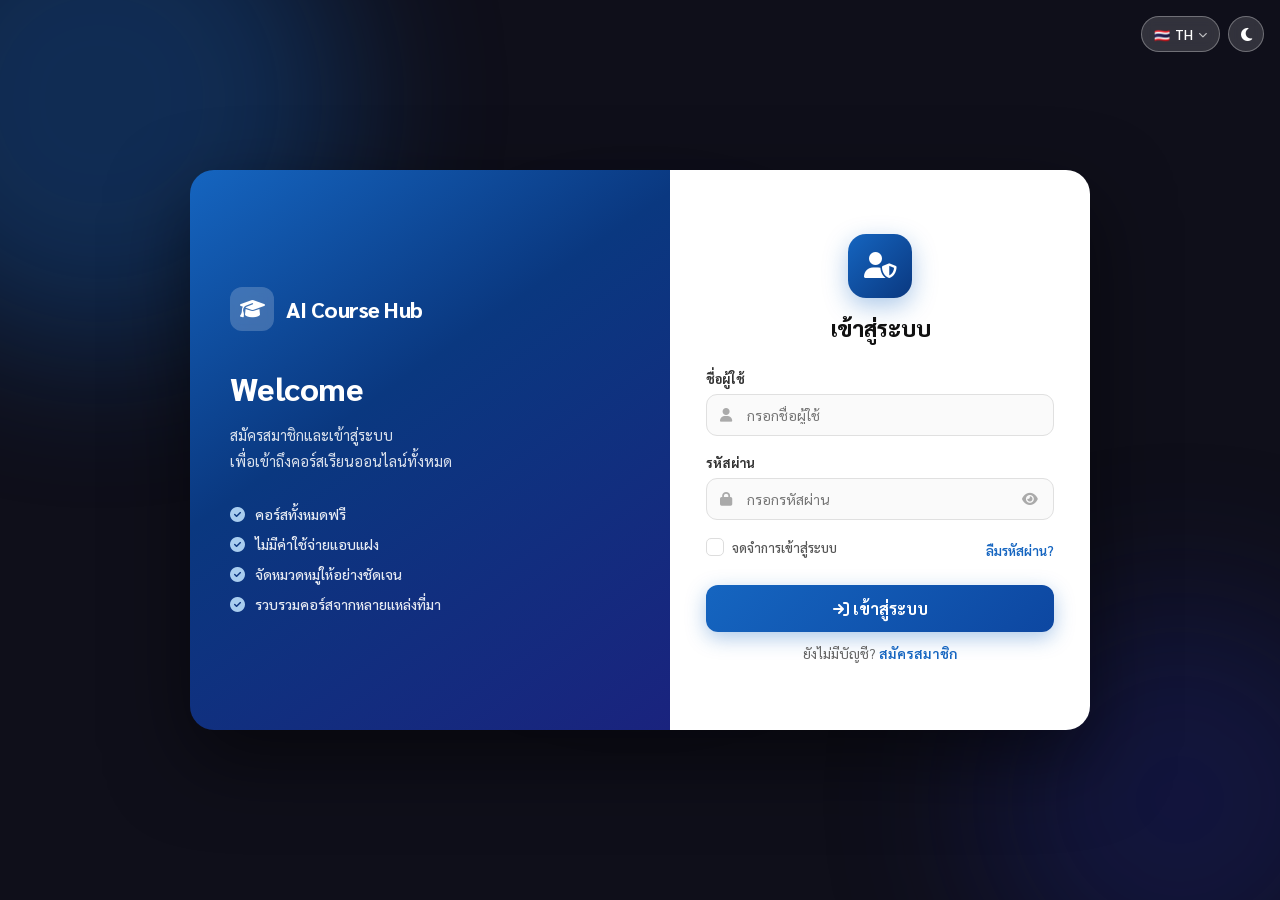
<file: Admin/index.html>
<!DOCTYPE html>
<html lang="th">
<head>
  <meta charset="UTF-8" />
  <meta name="viewport" content="width=device-width, initial-scale=1.0" />
  <title>Admin – AI Course Hub Course Manager</title>
  <link rel="stylesheet" href="style.css" />
  <link rel="stylesheet" href="../Course/style.css" />
  <link href="https://fonts.googleapis.com/css2?family=Sarabun:wght@300;400;500;600;700;800&display=swap" rel="stylesheet" />
  <link rel="stylesheet" href="https://cdnjs.cloudflare.com/ajax/libs/font-awesome/6.5.0/css/all.min.css" />
</head>
<body>

  <!-- ===== SIDEBAR ===== -->
  <aside class="sidebar" id="sidebar">
    <div class="sidebar-header">
      <span class="logo-icon"><i class="fa fa-graduation-cap"></i></span>
      <span class="logo-text">AI Course Hub<br><small>Admin Panel</small></span>
    </div>

    <nav class="sidebar-nav">
      <a href="#" class="nav-item active" data-page="dashboard">
        <i class="fa fa-chart-pie"></i><span>Dashboard</span>
      </a>
      <a href="#" class="nav-item" data-page="courses">
        <i class="fa fa-book-open"></i><span>จัดการคอร์ส</span>
      </a>
      <a href="#" class="nav-item" data-page="add">
        <i class="fa fa-plus-circle"></i><span>เพิ่มคอร์สใหม่</span>
      </a>
      <a href="#" class="nav-item" data-page="users">
        <i class="fa fa-users-gear"></i><span>จัดการผู้ใช้</span>
      </a>
    </nav>

    <div class="sidebar-footer">
      <a href="../Course/index.html" target="_blank" class="nav-item preview-link">
        <i class="fa fa-eye"></i><span>ดูหน้าเว็บไซต์</span>
      </a>
      <a href="#" class="nav-item logout-link" id="logoutBtn">
        <i class="fa fa-right-from-bracket"></i><span>ออกจากระบบ</span>
      </a>
    </div>
  </aside>

  <!-- ===== MAIN ===== -->
  <div class="main-wrap">

    <!-- Top Bar -->
    <header class="topbar">
      <button class="menu-toggle" id="menuToggle"><i class="fa fa-bars"></i></button>
      <div class="topbar-title" id="topbarTitle">Dashboard</div>
      <div class="topbar-right">
        <button class="dm-toggle" title="เปลี่ยนธีม"><i class="fa fa-moon"></i></button>
        <span class="badge-saved" id="savedBadge"><i class="fa fa-check-circle"></i> บันทึกแล้ว</span>
        <div class="admin-info">
          <div class="admin-avatar"><i class="fa fa-user-shield"></i></div>
          <span class="admin-name" id="adminName">Admin</span>
        </div>
      </div>
    </header>

    <!-- ===== PAGE: DASHBOARD ===== -->
    <section class="page active" id="page-dashboard">
      <div class="page-header">
        <h1>ภาพรวมระบบ</h1>
        <p>สรุปข้อมูลคอร์สเรียนทั้งหมด</p>
      </div>

      <div class="stats-grid">
        <div class="stat-card red">
          <div class="stat-icon"><i class="fa fa-book"></i></div>
          <div class="stat-info">
            <div class="stat-value" id="statTotal">0</div>
            <div class="stat-label">คอร์สทั้งหมด</div>
          </div>
        </div>
        <div class="stat-card blue">
          <div class="stat-icon"><i class="fa fa-robot"></i></div>
          <div class="stat-info">
            <div class="stat-value" id="statAI">0</div>
            <div class="stat-label">AI & Machine Learning</div>
          </div>
        </div>
        <div class="stat-card green">
          <div class="stat-icon"><i class="fa fa-star"></i></div>
          <div class="stat-info">
            <div class="stat-value" id="statFeatured">0</div>
            <div class="stat-label">คอร์สแนะนำ</div>
          </div>
        </div>
        <div class="stat-card purple">
          <div class="stat-icon"><i class="fa fa-tags"></i></div>
          <div class="stat-info">
            <div class="stat-value" id="statCats">0</div>
            <div class="stat-label">หมวดหมู่</div>
          </div>
        </div>
      </div>

      <!-- Recent courses table preview -->
      <div class="card mt-20">
        <div class="card-head">
          <span><i class="fa fa-clock-rotate-left"></i> คอร์สล่าสุด</span>
          <button class="btn-sm" data-page="courses"><i class="fa fa-list"></i> ดูทั้งหมด</button>
        </div>
        <table class="data-table" id="dashTable">
          <thead>
            <tr><th>คอร์ส</th><th>หมวด</th><th>ผู้สอน</th><th>แนะนำ</th><th style="text-align:center">แสดง</th><th>จัดการ</th></tr>
          </thead>
          <tbody></tbody>
        </table>
      </div>
    </section>

    <!-- ===== PAGE: COURSES ===== -->
    <section class="page" id="page-courses">
      <div class="page-header">
        <h1>จัดการคอร์สทั้งหมด</h1>
        <p>แก้ไข เพิ่ม หรือลบคอร์สเรียน</p>
      </div>

      <div class="toolbar">
        <div class="search-wrap">
          <i class="fa fa-search"></i>
          <input type="text" placeholder="ค้นหาคอร์ส..." id="tableSearch" />
        </div>
        <select id="filterCat" class="filter-select">
          <option value="all">ทุกหมวดหมู่</option>
          <option value="ai">AI & Machine Learning</option>
          <option value="data">Data Science</option>
          <option value="leadership">Leadership</option>
          <option value="operations">Operations</option>
          <option value="productivity">Productivity</option>
        </select>
        <button class="btn-primary" id="addCourseBtn">
          <i class="fa fa-plus"></i> เพิ่มคอร์ส
        </button>
      </div>

      <div class="card">
        <table class="data-table" id="coursesTable">
          <thead>
            <tr>
              <th style="width:32px"></th>
              <th style="width:40px">#</th>
              <th>รูป</th>
              <th>ชื่อคอร์ส</th>
              <th>หมวด</th>
              <th>ผู้สอน</th>
              <th>แนะนำ</th>
              <th style="text-align:center">แสดง</th>
              <th style="width:120px">จัดการ</th>
            </tr>
          </thead>
          <tbody id="coursesBody"></tbody>
        </table>
        <div class="table-empty" id="tableEmpty" style="display:none">
          <i class="fa fa-inbox"></i><br/>ไม่พบคอร์สที่ค้นหา
        </div>
      </div>
    </section>

    <!-- ===== PAGE: ADD ===== -->
    <section class="page" id="page-add">
      <div class="page-header">
        <h1 id="addPageTitle">เพิ่มคอร์สใหม่</h1>
        <p id="addPageSub">กรอกข้อมูลคอร์สเรียนด้านล่าง</p>
      </div>
      <div class="form-layout">
        <!-- Left: Form -->
        <form class="card form-card" id="courseForm" autocomplete="off">
          <input type="hidden" id="editId" />

          <div class="form-section-title"><i class="fa fa-info-circle"></i> ข้อมูลทั่วไป</div>

          <div class="form-group full">
            <label>ชื่อคอร์ส <span class="req">*</span></label>
            <input type="text" id="f_title" placeholder="ชื่อคอร์สเรียน..." required />
          </div>

          <div class="form-row">
            <div class="form-group">
              <label>หมวดหมู่ <span class="req">*</span></label>
              <select id="f_category">
                <option value="ai">AI & Machine Learning</option>
                <option value="data">Data Science</option>
                <option value="leadership">Leadership</option>
                <option value="operations">Operations</option>
                <option value="productivity">Productivity</option>
              </select>
            </div>
            <div class="form-group">
              <label>สีแบดจ์</label>
              <select id="f_badgeColor">
                <option value="">แดง (default)</option>
                <option value="blue">น้ำเงิน</option>
                <option value="green">เขียว</option>
                <option value="purple">ม่วง</option>
                <option value="orange">ส้ม</option>
              </select>
            </div>
          </div>

          <div class="form-row">
            <div class="form-group full">
              <label>ระดับความยาก</label>
              <select id="f_difficulty">
                <option value="beginner">🟢 Beginner – เริ่มต้น</option>
                <option value="intermediate">🟡 Intermediate – ปานกลาง</option>
                <option value="advanced">🔴 Advanced – ขั้นสูง</option>
              </select>
            </div>
          </div>

          <div class="form-group full">
            <label>คำอธิบายคอร์ส <span class="req">*</span></label>
            <textarea id="f_description" rows="4" placeholder="อธิบายรายละเอียดของคอร์ส..." required></textarea>
          </div>

          <div class="form-section-title mt-16"><i class="fa fa-user-tie"></i> ข้อมูลผู้สอน</div>

          <div class="form-row">
            <div class="form-group">
              <label>ชื่อผู้สอน <span class="req">*</span></label>
              <input type="text" id="f_instructor" placeholder="ชื่อ-นามสกุล..." required />
            </div>
            <div class="form-group">
              <label>Avatar URL <small>(ปล่อยว่าง = สร้างอัตโนมัติ)</small></label>
              <input type="text" id="f_avatar" placeholder="https://..." />
            </div>
          </div>

          <div class="form-section-title mt-16"><i class="fa fa-chart-bar"></i> สถิติคอร์ส</div>

          <div class="form-row">
            <div class="form-group">
              <label>ระยะเวลา</label>
              <input type="text" id="f_duration" placeholder="เช่น 4 ชั่วโมง" />
            </div>
            <div class="form-group">
              <label>จำนวนบทเรียน</label>
              <input type="number" id="f_lessons" placeholder="18" min="1" />
            </div>
          </div>

          <div class="form-section-title mt-16"><i class="fa fa-link"></i> ลิ้งลงทะเบียน</div>

          <div class="form-group full">
            <label>URL ลงทะเบียน <small>(เมื่อกด "ลงทะเบียนฟรี" จะเด้งไปที่นี่)</small></label>
            <input type="text" id="f_enrollUrl" placeholder="https://..." />
          </div>

          <div class="form-section-title mt-16"><i class="fa fa-image"></i> รูปภาพ</div>

          <div class="form-group full">
            <label>URL รูปปก <span class="req">*</span></label>
            <input type="text" id="f_thumb" placeholder="https://images.unsplash.com/..." required />
            <div class="thumb-preview-wrap">
              <img id="thumbPreview" src="" alt="preview" style="display:none" />
              <span id="thumbPlaceholder" class="thumb-placeholder"><i class="fa fa-image"></i> ตัวอย่างรูป</span>
            </div>
          </div>

          <div class="form-group full">
            <label class="toggle-label">
              <input type="checkbox" id="f_featured" class="toggle-input" />
              <span class="toggle-switch"></span>
              แสดงในส่วน "หลักสูตรแนะนำ"
            </label>
          </div>

          <div class="form-actions">
            <button type="button" class="btn-cancel" id="formCancel">ยกเลิก</button>
            <button type="submit" class="btn-primary" id="formSubmit">
              <i class="fa fa-save"></i> บันทึกคอร์ส
            </button>
          </div>
        </form>

        <!-- Right: Preview -->
        <div class="preview-panel">
          <div class="preview-title"><i class="fa fa-eye"></i> ตัวอย่างการ์ด</div>
          <div class="preview-card-wrap">
            <div class="course-card" id="cardPreview" style="cursor:default;max-width:300px">
              <div class="card-thumb">
                <img id="cp-img" src="" alt="preview" style="position:absolute;inset:0;width:100%;height:100%;object-fit:cover" />
                <div class="card-badges">
                  <span class="card-badge" id="cp-badge">AI & Machine Learning</span>
                  <span class="diff-badge" id="cp-diff" style="display:none"></span>
                </div>
                <div id="cp-thumb-placeholder" class="thumb-placeholder" style="position:absolute;inset:0;display:flex;align-items:center;justify-content:center"><i class="fa fa-image"></i> ตัวอย่างรูป</div>
              </div>
              <div class="card-body">
                <div class="card-category" id="cp-cat">AI & Machine Learning</div>
                <h3 class="card-title" id="cp-title">ชื่อคอร์สเรียน</h3>
                <div class="card-meta">
                  <img class="card-avatar" id="cp-avatar" src="https://api.dicebear.com/7.x/thumbs/svg?seed=Admin" alt="" />
                  <span class="card-instructor" id="cp-instructor">ชื่อผู้สอน</span>
                </div>
                <div class="card-footer">
                  <span class="card-price">ฟรี</span>
                  <span class="card-meta-info" id="cp-duration" style="display:none"><i class="fa fa-clock"></i> </span>
                  <span class="card-meta-info" id="cp-lessons" style="display:none"><i class="fa fa-book-open"></i> </span>
                </div>
              </div>
            </div>
          </div>
          <div class="preview-note">
            <i class="fa fa-circle-info"></i>
            ข้อมูลจะอัปเดตเรียลไทม์เมื่อคุณพิมพ์
          </div>
        </div>
      </div>
    </section>

    <!-- ===== PAGE: USERS ===== -->
    <section class="page" id="page-users">
      <div class="page-header">
        <h1>จัดการผู้ใช้</h1>
        <p>ดูและจัดการสิทธิ์ผู้ใช้ที่สมัครเข้ามา</p>
      </div>
      <div class="card">
        <table class="data-table" id="usersTable">
          <thead>
            <tr>
              <th>#</th>
              <th>ชื่อผู้ใช้</th>
              <th>อีเมล</th>
              <th>วันที่สมัคร</th>
              <th style="text-align:center">สิทธิ์ Admin</th>
              <th style="text-align:center">จัดการ</th>
            </tr>
          </thead>
          <tbody id="usersBody"></tbody>
        </table>
        <div class="table-empty" id="usersEmpty" style="display:none">
          <i class="fa fa-users"></i><br/>ยังไม่มีผู้ใช้สมัครเข้ามา
        </div>
      </div>
    </section>

  </div><!-- /.main-wrap -->

  <!-- ===== DELETE CONFIRM MODAL ===== -->
  <div class="overlay" id="deleteOverlay">
    <div class="confirm-modal">
      <div class="confirm-icon"><i class="fa fa-triangle-exclamation"></i></div>
      <h3>ลบคอร์สนี้?</h3>
      <p id="deleteCourseName"></p>
      <p class="confirm-sub">การดำเนินการนี้ไม่สามารถย้อนกลับได้</p>
      <div class="confirm-actions">
        <button class="btn-cancel" id="deleteCancelBtn">ยกเลิก</button>
        <button class="btn-danger" id="deleteConfirmBtn"><i class="fa fa-trash"></i> ลบเลย</button>
      </div>
    </div>
  </div>

  <!-- ===== TOAST ===== -->
  <div class="toast" id="toast"></div>

  <script src="../darkmode.js"></script>
  <script src="script.js"></script>
</body>
</html>
</file>
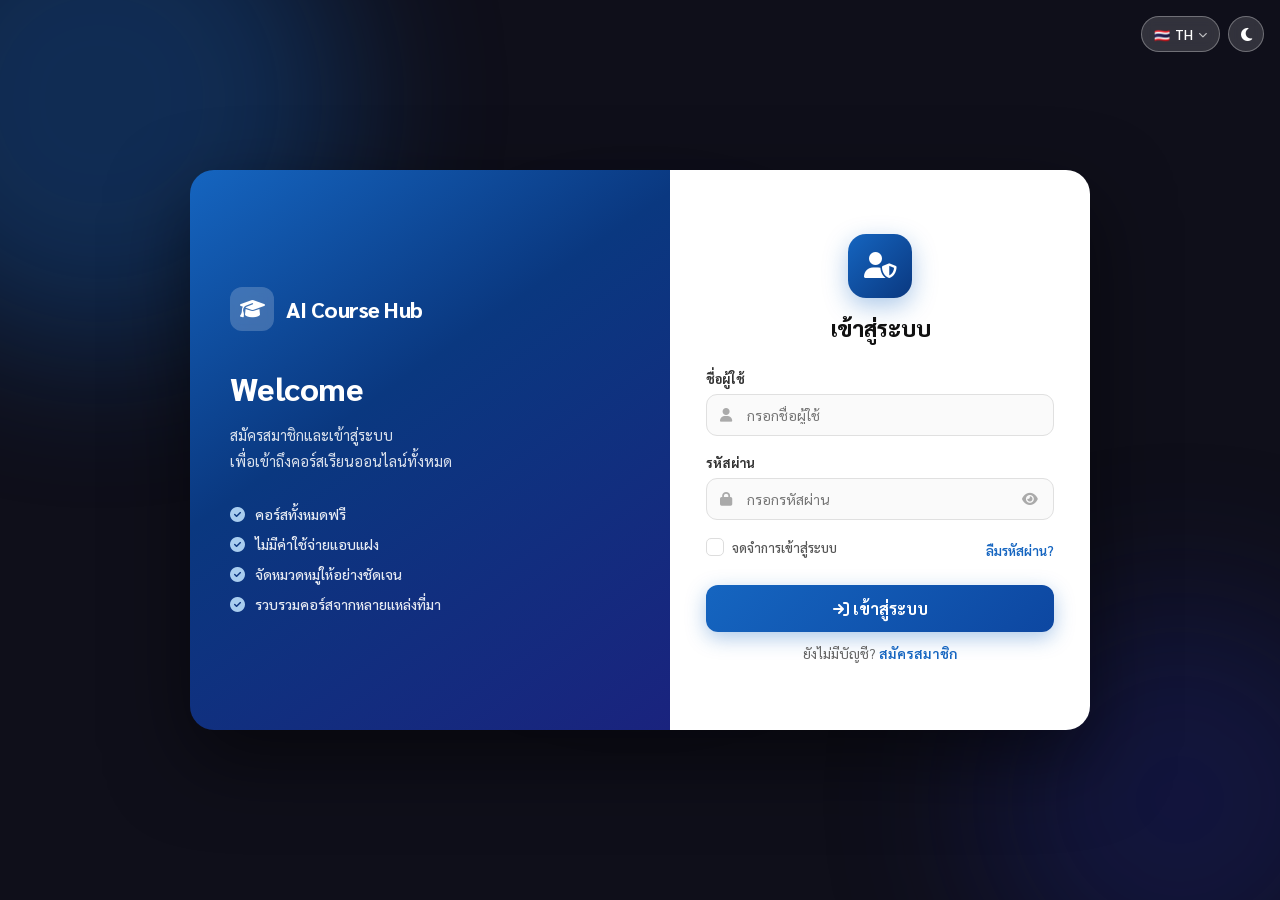
<file: Login/index.html>
<!DOCTYPE html>
<html lang="th">
<head>
  <meta charset="UTF-8" />
  <meta name="viewport" content="width=device-width, initial-scale=1.0" />
  <title>เข้าสู่ระบบ – AI Course Hub</title>
  <link rel="stylesheet" href="style.css" />
  <link href="https://fonts.googleapis.com/css2?family=Sarabun:wght@300;400;500;600;700;800&display=swap" rel="stylesheet" />
  <link rel="stylesheet" href="https://cdnjs.cloudflare.com/ajax/libs/font-awesome/6.5.0/css/all.min.css" />
</head>
<body>

  <!-- Background blobs -->
  <div class="bg-blob blob1"></div>
  <div class="bg-blob blob2"></div>
  <div class="bg-blob blob3"></div>

  <!-- Top-right controls -->
  <div class="top-controls">
    <div class="lang-selector" id="langSelector">
      <button class="lang-current" id="langCurrent">
        <span id="langFlag">🇹🇭</span>
        <span id="langCode">TH</span>
        <i class="fa fa-chevron-down lang-arrow"></i>
      </button>
      <div class="lang-dropdown" id="langDropdown">
        <button class="lang-option active" data-lang="th">🇹🇭 ภาษาไทย</button>
        <button class="lang-option" data-lang="en">🇬🇧 English</button>
      </div>
    </div>
    <button class="dm-toggle" title="เปลี่ยนธีม"><i class="fa fa-moon"></i></button>
  </div>

  <div class="login-wrapper">

    <!-- Left panel -->
    <div class="left-panel">
      <div class="brand">
        <div class="brand-icon"><i class="fa fa-graduation-cap"></i></div>
        <span class="brand-name">AI Course Hub</span>
      </div>
      <h1>Welcome</h1>
      <p data-i18n-html="left.sub">สมัครสมาชิกและเข้าสู่ระบบ<br/>เพื่อเข้าถึงคอร์สเรียนออนไลน์ทั้งหมด</p>
      <div class="feature-list">
        <div class="feature-item"><i class="fa fa-check-circle"></i> <span data-i18n="feat1">คอร์สทั้งหมดฟรี</span></div>
        <div class="feature-item"><i class="fa fa-check-circle"></i> <span data-i18n="feat2">ไม่มีค่าใช้จ่ายแอบแฝง</span></div>
        <div class="feature-item"><i class="fa fa-check-circle"></i> <span data-i18n="feat3">จัดหมวดหมู่ให้อย่างชัดเจน</span></div>
        <div class="feature-item"><i class="fa fa-check-circle"></i> <span data-i18n="feat4">รวบรวมคอร์สจากหลายแหล่งที่มา</span></div>
      </div>
    </div>

    <!-- Right panel — login form -->
    <div class="right-panel">
      <div class="login-card">

        <div class="card-header">
          <div class="avatar-icon"><i class="fa fa-user-shield"></i></div>
          <h2 data-i18n="heading">เข้าสู่ระบบ</h2>
        </div>

        <!-- Alert -->
        <div class="alert" id="alert" style="display:none">
          <i class="fa fa-circle-exclamation"></i>
          <span id="alertMsg"></span>
        </div>

        <form id="loginForm" autocomplete="off" novalidate>

          <div class="form-group">
            <label for="username" data-i18n="label.user">ชื่อผู้ใช้</label>
            <div class="input-wrap">
              <i class="fa fa-user input-icon"></i>
              <input type="text" id="username" placeholder="กรอกชื่อผู้ใช้"
                data-i18n-placeholder="ph.user" autocomplete="username" />
            </div>
          </div>

          <div class="form-group">
            <label for="password" data-i18n="label.pw">รหัสผ่าน</label>
            <div class="input-wrap">
              <i class="fa fa-lock input-icon"></i>
              <input type="password" id="password" placeholder="กรอกรหัสผ่าน"
                data-i18n-placeholder="ph.pw" autocomplete="current-password" />
              <button type="button" class="toggle-pw" id="togglePw" tabindex="-1">
                <i class="fa fa-eye" id="togglePwIcon"></i>
              </button>
            </div>
          </div>

          <div class="form-options">
            <label class="remember-label">
              <input type="checkbox" id="rememberMe" />
              <span class="custom-check"></span>
              <span data-i18n="remember">จดจำการเข้าสู่ระบบ</span>
            </label>
            <a href="../ForgotPassword/index.html" class="forgot-link" data-i18n="forgot">ลืมรหัสผ่าน?</a>
          </div>

          <button type="submit" class="btn-login" id="submitBtn">
            <span id="btnText"><i class="fa fa-arrow-right-to-bracket"></i> <span data-i18n="btn.login">เข้าสู่ระบบ</span></span>
            <span id="btnLoader" style="display:none"><i class="fa fa-circle-notch fa-spin"></i> <span data-i18n="btn.loading">กำลังตรวจสอบ...</span></span>
          </button>

        </form>

        <div class="register-link">
          <span data-i18n="no.account">ยังไม่มีบัญชี?</span> <a href="../Register/index.html" data-i18n="register">สมัครสมาชิก</a>
        </div>

      </div>
    </div>

  </div>

  <script src="../darkmode.js"></script>
  <script src="script.js"></script>
</body>
</html>
</file>
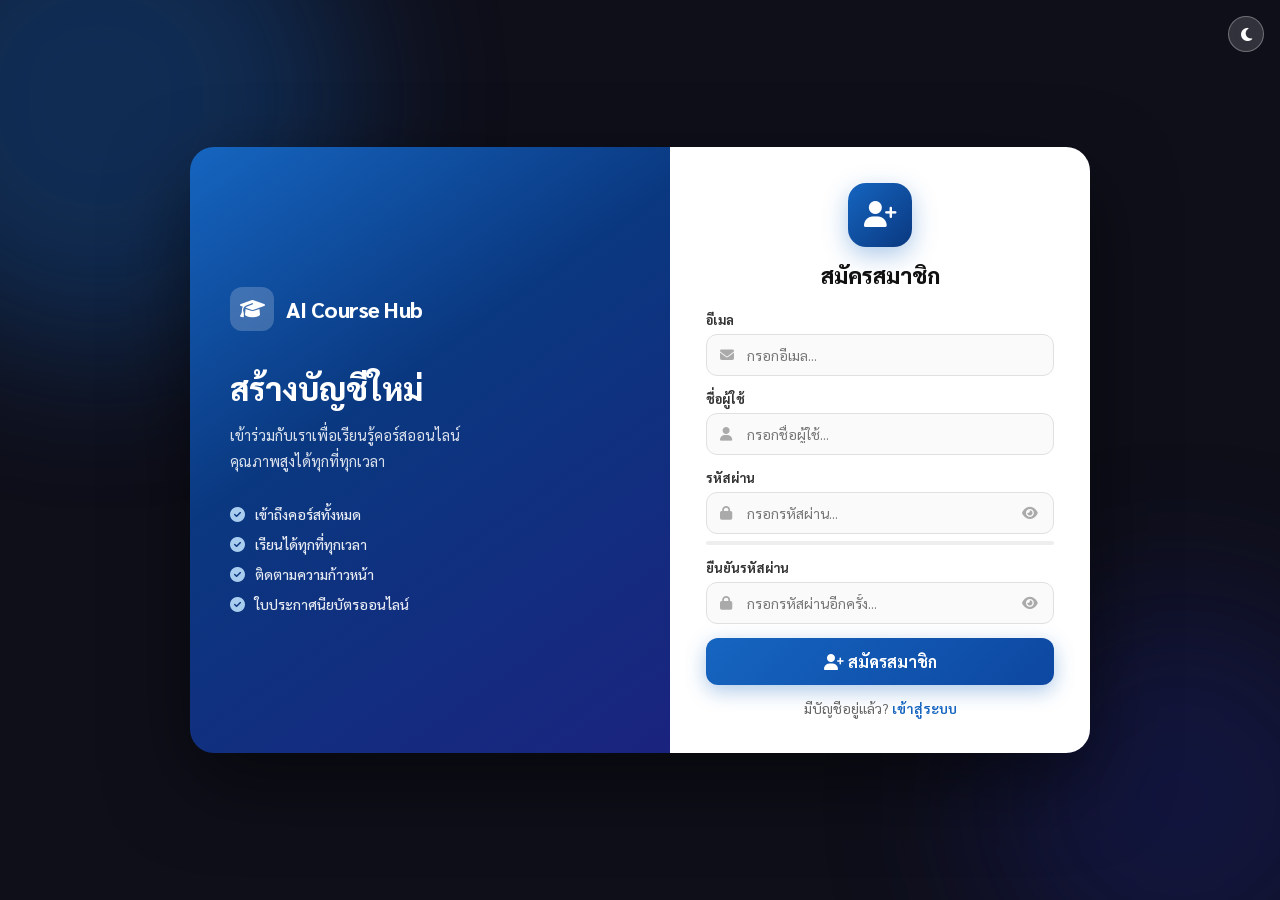
<file: Register/index.html>
<!DOCTYPE html>
<html lang="th">
<head>
  <meta charset="UTF-8" />
  <meta name="viewport" content="width=device-width, initial-scale=1.0" />
  <title>สมัครสมาชิก – AI Course Hub</title>
  <link rel="stylesheet" href="style.css" />
  <link href="https://fonts.googleapis.com/css2?family=Sarabun:wght@300;400;500;600;700;800&display=swap" rel="stylesheet" />
  <link rel="stylesheet" href="https://cdnjs.cloudflare.com/ajax/libs/font-awesome/6.5.0/css/all.min.css" />
</head>
<body>

  <div class="bg-blob blob1"></div>
  <div class="bg-blob blob2"></div>
  <div class="bg-blob blob3"></div>

  <button class="dm-toggle" title="เปลี่ยนธีม"><i class="fa fa-moon"></i></button>

  <div class="login-wrapper">

    <!-- Left panel -->
    <div class="left-panel">
      <div class="brand">
        <div class="brand-icon"><i class="fa fa-graduation-cap"></i></div>
        <span class="brand-name">AI Course Hub</span>
      </div>
      <h1>สร้างบัญชีใหม่</h1>
      <p>เข้าร่วมกับเราเพื่อเรียนรู้คอร์สออนไลน์<br/>คุณภาพสูงได้ทุกที่ทุกเวลา</p>
      <div class="feature-list">
        <div class="feature-item"><i class="fa fa-check-circle"></i> เข้าถึงคอร์สทั้งหมด</div>
        <div class="feature-item"><i class="fa fa-check-circle"></i> เรียนได้ทุกที่ทุกเวลา</div>
        <div class="feature-item"><i class="fa fa-check-circle"></i> ติดตามความก้าวหน้า</div>
        <div class="feature-item"><i class="fa fa-check-circle"></i> ใบประกาศนียบัตรออนไลน์</div>
      </div>
    </div>

    <!-- Right panel -->
    <div class="right-panel">
      <div class="login-card">

        <div class="card-header">
          <div class="avatar-icon"><i class="fa fa-user-plus"></i></div>
          <h2>สมัครสมาชิก</h2>
        </div>

        <div class="alert" id="alert" style="display:none">
          <i class="fa fa-circle-exclamation"></i>
          <span id="alertMsg"></span>
        </div>

        <div class="alert success" id="alertSuccess" style="display:none">
          <i class="fa fa-circle-check"></i>
          <span id="alertSuccessMsg"></span>
        </div>

        <form id="registerForm" autocomplete="off" novalidate>

          <div class="form-group">
            <label for="email">อีเมล</label>
            <div class="input-wrap">
              <i class="fa fa-envelope input-icon"></i>
              <input type="email" id="email" placeholder="กรอกอีเมล..." autocomplete="email" />
            </div>
          </div>

          <div class="form-group">
            <label for="username">ชื่อผู้ใช้</label>
            <div class="input-wrap">
              <i class="fa fa-user input-icon"></i>
              <input type="text" id="username" placeholder="กรอกชื่อผู้ใช้..." autocomplete="username" />
            </div>
          </div>

          <div class="form-group">
            <label for="password">รหัสผ่าน</label>
            <div class="input-wrap">
              <i class="fa fa-lock input-icon"></i>
              <input type="password" id="password" placeholder="กรอกรหัสผ่าน..." autocomplete="new-password" />
              <button type="button" class="toggle-pw" id="togglePw" tabindex="-1">
                <i class="fa fa-eye" id="togglePwIcon"></i>
              </button>
            </div>
            <div class="strength-bar" id="strengthBar">
              <div class="strength-fill" id="strengthFill"></div>
            </div>
            <div class="strength-label" id="strengthLabel"></div>
          </div>

          <div class="form-group">
            <label for="confirmPassword">ยืนยันรหัสผ่าน</label>
            <div class="input-wrap">
              <i class="fa fa-lock input-icon"></i>
              <input type="password" id="confirmPassword" placeholder="กรอกรหัสผ่านอีกครั้ง..." autocomplete="new-password" />
              <button type="button" class="toggle-pw" id="togglePw2" tabindex="-1">
                <i class="fa fa-eye" id="togglePwIcon2"></i>
              </button>
            </div>
          </div>

          <button type="submit" class="btn-login" id="submitBtn">
            <span id="btnText"><i class="fa fa-user-plus"></i> สมัครสมาชิก</span>
            <span id="btnLoader" style="display:none"><i class="fa fa-circle-notch fa-spin"></i> กำลังดำเนินการ...</span>
          </button>

        </form>

        <div class="register-link">
          มีบัญชีอยู่แล้ว? <a href="../Login/index.html">เข้าสู่ระบบ</a>
        </div>

      </div>
    </div>

  </div>

  <script src="../darkmode.js"></script>
  <script src="script.js"></script>
</body>
</html>
</file>
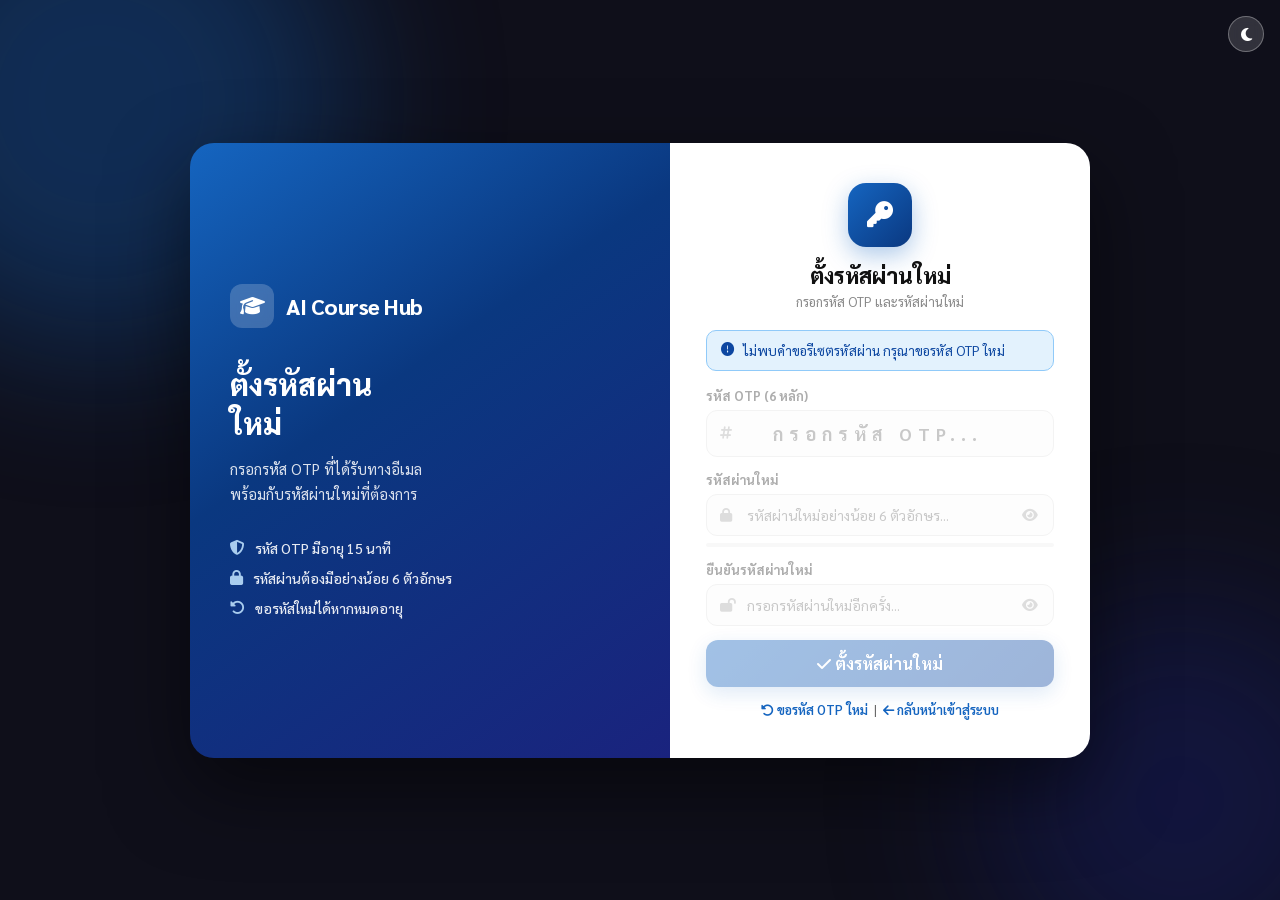
<file: ResetPassword/index.html>
<!DOCTYPE html>
<html lang="th">
<head>
  <meta charset="UTF-8" />
  <meta name="viewport" content="width=device-width, initial-scale=1.0" />
  <title>ตั้งรหัสผ่านใหม่ – AI Course Hub</title>
  <link rel="stylesheet" href="style.css" />
  <link href="https://fonts.googleapis.com/css2?family=Sarabun:wght@300;400;500;600;700;800&display=swap" rel="stylesheet" />
  <link rel="stylesheet" href="https://cdnjs.cloudflare.com/ajax/libs/font-awesome/6.5.0/css/all.min.css" />
</head>
<body>

  <div class="bg-blob blob1"></div>
  <div class="bg-blob blob2"></div>
  <div class="bg-blob blob3"></div>

  <button class="dm-toggle" title="เปลี่ยนธีม"><i class="fa fa-moon"></i></button>

  <div class="login-wrapper">

    <!-- Left panel -->
    <div class="left-panel">
      <div class="brand">
        <div class="brand-icon"><i class="fa fa-graduation-cap"></i></div>
        <span class="brand-name">AI Course Hub</span>
      </div>
      <h1>ตั้งรหัสผ่าน<br/>ใหม่</h1>
      <p>กรอกรหัส OTP ที่ได้รับทางอีเมล<br/>พร้อมกับรหัสผ่านใหม่ที่ต้องการ</p>
      <div class="feature-list">
        <div class="feature-item"><i class="fa fa-shield-halved"></i> รหัส OTP มีอายุ 15 นาที</div>
        <div class="feature-item"><i class="fa fa-lock"></i> รหัสผ่านต้องมีอย่างน้อย 6 ตัวอักษร</div>
        <div class="feature-item"><i class="fa fa-rotate-left"></i> ขอรหัสใหม่ได้หากหมดอายุ</div>
      </div>
    </div>

    <!-- Right panel -->
    <div class="right-panel">
      <div class="login-card">

        <div class="card-header">
          <div class="avatar-icon"><i class="fa fa-key"></i></div>
          <h2>ตั้งรหัสผ่านใหม่</h2>
          <p>กรอกรหัส OTP และรหัสผ่านใหม่</p>
        </div>

        <!-- Error Alert -->
        <div class="alert alert-error" id="alertError" style="display:none">
          <i class="fa fa-circle-exclamation"></i>
          <span id="alertErrorMsg"></span>
        </div>

        <!-- Success Alert -->
        <div class="alert alert-success" id="alertSuccess" style="display:none">
          <i class="fa fa-circle-check"></i>
          <span id="alertSuccessMsg"></span>
        </div>

        <form id="resetForm" autocomplete="off" novalidate>

          <!-- OTP -->
          <div class="form-group">
            <label for="otp">รหัส OTP (6 หลัก)</label>
            <div class="input-wrap">
              <i class="fa fa-hashtag input-icon"></i>
              <input
                type="text"
                id="otp"
                placeholder="กรอกรหัส OTP..."
                maxlength="6"
                inputmode="numeric"
                autocomplete="one-time-code"
              />
            </div>
          </div>

          <!-- New Password -->
          <div class="form-group">
            <label for="newPassword">รหัสผ่านใหม่</label>
            <div class="input-wrap">
              <i class="fa fa-lock input-icon"></i>
              <input
                type="password"
                id="newPassword"
                placeholder="รหัสผ่านใหม่อย่างน้อย 6 ตัวอักษร..."
                autocomplete="new-password"
              />
              <button type="button" class="toggle-pw" id="togglePw1" tabindex="-1">
                <i class="fa fa-eye" id="togglePwIcon1"></i>
              </button>
            </div>
            <div class="strength-bar">
              <div class="strength-fill" id="strengthFill"></div>
            </div>
            <span class="strength-label" id="strengthLabel"></span>
          </div>

          <!-- Confirm Password -->
          <div class="form-group">
            <label for="confirmPassword">ยืนยันรหัสผ่านใหม่</label>
            <div class="input-wrap">
              <i class="fa fa-lock-open input-icon"></i>
              <input
                type="password"
                id="confirmPassword"
                placeholder="กรอกรหัสผ่านใหม่อีกครั้ง..."
                autocomplete="new-password"
              />
              <button type="button" class="toggle-pw" id="togglePw2" tabindex="-1">
                <i class="fa fa-eye" id="togglePwIcon2"></i>
              </button>
            </div>
          </div>

          <button type="submit" class="btn-login" id="submitBtn">
            <span id="btnText"><i class="fa fa-check"></i> ตั้งรหัสผ่านใหม่</span>
            <span id="btnLoader" style="display:none"><i class="fa fa-circle-notch fa-spin"></i> กำลังบันทึก...</span>
          </button>

        </form>

        <div class="register-link">
          <a href="../ForgotPassword/index.html"><i class="fa fa-rotate-left"></i> ขอรหัส OTP ใหม่</a>
          &nbsp;|&nbsp;
          <a href="../Login/index.html"><i class="fa fa-arrow-left"></i> กลับหน้าเข้าสู่ระบบ</a>
        </div>

      </div>
    </div>

  </div>

  <script src="../darkmode.js"></script>
  <script src="script.js"></script>
</body>
</html>
</file>
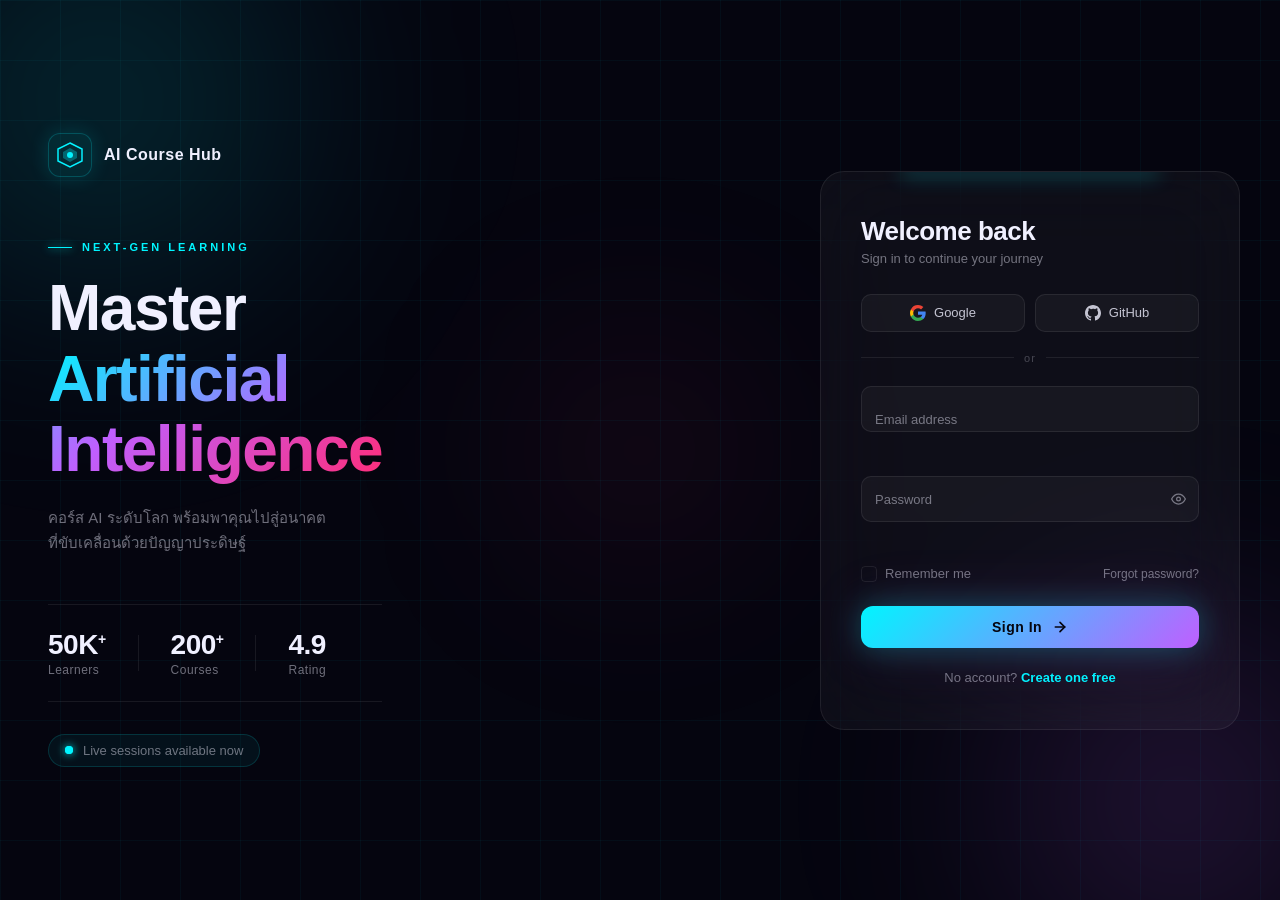
<file: login.html>
<!DOCTYPE html>
<html lang="th">
<head>
  <meta charset="UTF-8" />
  <meta name="viewport" content="width=device-width, initial-scale=1.0" />
  <title>AI Course Hub — Sign In</title>
  <link rel="stylesheet" href="login.css" />
</head>
<body>

  <!-- Animated grid background -->
  <div class="grid-bg"></div>

  <!-- Glow orbs -->
  <div class="orb orb-1"></div>
  <div class="orb orb-2"></div>
  <div class="orb orb-3"></div>

  <!-- Floating particles -->
  <div class="particles" id="particles"></div>

  <div class="scene">

    <!-- Left: branding -->
    <div class="brand-side">
      <div class="brand-inner">

        <div class="logo">
          <div class="logo-mark">
            <svg width="28" height="28" viewBox="0 0 28 28" fill="none">
              <polygon points="14,2 26,8 26,20 14,26 2,20 2,8" stroke="url(#lg)" stroke-width="1.5" fill="none"/>
              <polygon points="14,7 21,11 21,17 14,21 7,17 7,11" fill="url(#lg2)" opacity="0.3"/>
              <circle cx="14" cy="14" r="3" fill="url(#lg)"/>
              <defs>
                <linearGradient id="lg" x1="0" y1="0" x2="28" y2="28">
                  <stop offset="0%" stop-color="#00f5ff"/>
                  <stop offset="100%" stop-color="#bf5fff"/>
                </linearGradient>
                <linearGradient id="lg2" x1="0" y1="0" x2="28" y2="28">
                  <stop offset="0%" stop-color="#00f5ff"/>
                  <stop offset="100%" stop-color="#bf5fff"/>
                </linearGradient>
              </defs>
            </svg>
          </div>
          <span class="logo-text">AI Course Hub</span>
        </div>

        <div class="brand-headline">
          <div class="tag-line">NEXT-GEN LEARNING</div>
          <h1>
            Master<br/>
            <span class="gradient-text">Artificial<br/>Intelligence</span>
          </h1>
          <p>คอร์ส AI ระดับโลก พร้อมพาคุณไปสู่อนาคต<br/>ที่ขับเคลื่อนด้วยปัญญาประดิษฐ์</p>
        </div>

        <div class="stat-strip">
          <div class="stat">
            <span class="stat-n">50K<sup>+</sup></span>
            <span class="stat-l">Learners</span>
          </div>
          <div class="stat-sep"></div>
          <div class="stat">
            <span class="stat-n">200<sup>+</sup></span>
            <span class="stat-l">Courses</span>
          </div>
          <div class="stat-sep"></div>
          <div class="stat">
            <span class="stat-n">4.9</span>
            <span class="stat-l">Rating</span>
          </div>
        </div>

        <div class="brand-badge">
          <div class="pulse-ring"></div>
          <div class="pulse-dot"></div>
          <span>Live sessions available now</span>
        </div>

      </div>
    </div>

    <!-- Right: login card -->
    <div class="form-side">
      <div class="glass-card">

        <div class="card-glow"></div>

        <div class="form-head">
          <h2>Welcome back</h2>
          <p>Sign in to continue your journey</p>
        </div>

        <!-- Social -->
        <div class="social-row">
          <button class="s-btn" onclick="socialLogin('Google')">
            <svg width="16" height="16" viewBox="0 0 18 18" fill="none">
              <path d="M17.64 9.2c0-.637-.057-1.251-.164-1.84H9v3.481h4.844c-.209 1.125-.843 2.078-1.796 2.717v2.258h2.908c1.702-1.567 2.684-3.875 2.684-6.615z" fill="#4285F4"/>
              <path d="M9 18c2.43 0 4.467-.806 5.956-2.184l-2.908-2.258c-.806.54-1.837.86-3.048.86-2.344 0-4.328-1.584-5.036-3.711H.957v2.332A8.997 8.997 0 0 0 9 18z" fill="#34A853"/>
              <path d="M3.964 10.707A5.41 5.41 0 0 1 3.682 9c0-.593.102-1.17.282-1.707V4.961H.957A8.996 8.996 0 0 0 0 9c0 1.452.348 2.827.957 4.039l3.007-2.332z" fill="#FBBC05"/>
              <path d="M9 3.58c1.321 0 2.508.454 3.44 1.345l2.582-2.58C13.463.891 11.426 0 9 0A8.997 8.997 0 0 0 .957 4.961L3.964 7.293C4.672 5.163 6.656 3.58 9 3.58z" fill="#EA4335"/>
            </svg>
            Google
          </button>
          <button class="s-btn" onclick="socialLogin('GitHub')">
            <svg width="16" height="16" viewBox="0 0 24 24" fill="currentColor">
              <path d="M12 0C5.374 0 0 5.373 0 12c0 5.302 3.438 9.8 8.207 11.387.599.111.793-.261.793-.577v-2.234c-3.338.726-4.033-1.416-4.033-1.416-.546-1.387-1.333-1.756-1.333-1.756-1.089-.745.083-.729.083-.729 1.205.084 1.839 1.237 1.839 1.237 1.07 1.834 2.807 1.304 3.492.997.107-.775.418-1.305.762-1.604-2.665-.305-5.467-1.334-5.467-5.931 0-1.311.469-2.381 1.236-3.221-.124-.303-.535-1.524.117-3.176 0 0 1.008-.322 3.301 1.23A11.509 11.509 0 0 1 12 5.803c1.02.005 2.047.138 3.006.404 2.291-1.552 3.297-1.23 3.297-1.23.653 1.653.242 2.874.118 3.176.77.84 1.235 1.911 1.235 3.221 0 4.609-2.807 5.624-5.479 5.921.43.372.823 1.102.823 2.222v3.293c0 .319.192.694.801.576C20.566 21.797 24 17.3 24 12c0-6.627-5.373-12-12-12z"/>
            </svg>
            GitHub
          </button>
        </div>

        <div class="sep"><span>or</span></div>

        <form id="loginForm" novalidate>

          <div class="field">
            <input type="email" id="email" name="email"
                   placeholder=" " autocomplete="email" />
            <label for="email">Email address</label>
            <div class="field-line"></div>
            <span class="err" id="emailErr"></span>
          </div>

          <div class="field">
            <div class="pw-wrap">
              <input type="password" id="password" name="password"
                     placeholder=" " autocomplete="current-password" />
              <label for="password">Password</label>
              <div class="field-line"></div>
              <button type="button" id="togglePw">
                <svg id="eyeShow" width="15" height="15" viewBox="0 0 24 24"
                     fill="none" stroke="currentColor" stroke-width="2" stroke-linecap="round">
                  <path d="M1 12s4-8 11-8 11 8 11 8-4 8-11 8-11-8-11-8z"/>
                  <circle cx="12" cy="12" r="3"/>
                </svg>
                <svg id="eyeHide" width="15" height="15" viewBox="0 0 24 24"
                     fill="none" stroke="currentColor" stroke-width="2" stroke-linecap="round"
                     class="hidden">
                  <line x1="1" y1="1" x2="23" y2="23"/>
                  <path d="M17.94 17.94A10.07 10.07 0 0 1 12 20c-7 0-11-8-11-8a18.45 18.45 0 0 1 5.06-5.94M9.9 4.24A9.12 9.12 0 0 1 12 4c7 0 11 8 11 8a18.5 18.5 0 0 1-2.16 3.19m-6.72-1.07a3 3 0 1 1-4.24-4.24"/>
                </svg>
              </button>
            </div>
            <span class="err" id="passwordErr"></span>
          </div>

          <div class="row-between">
            <label class="check-label">
              <input type="checkbox" id="remember" />
              <span class="chk"></span>
              Remember me
            </label>
            <a href="#" class="link-dim" onclick="forgotPassword(event)">Forgot password?</a>
          </div>

          <button type="submit" class="btn-submit" id="submitBtn">
            <span id="btnText">Sign In</span>
            <span id="btnLoader" class="ring hidden"></span>
            <span class="btn-arrow" id="btnArrow">
              <svg width="16" height="16" viewBox="0 0 24 24" fill="none"
                   stroke="currentColor" stroke-width="2.5" stroke-linecap="round">
                <line x1="5" y1="12" x2="19" y2="12"/>
                <polyline points="12 5 19 12 12 19"/>
              </svg>
            </span>
          </button>

        </form>

        <p class="foot-note">
          No account? <a href="#" onclick="goToRegister(event)">Create one free</a>
        </p>

      </div>
    </div>

  </div>

  <div id="toast" class="toast hidden"></div>
  <script src="login.js"></script>
</body>
</html>
</file>
<file: Admin/style.css>
/* ===== RESET ===== */
*, *::before, *::after { box-sizing: border-box; margin: 0; padding: 0; }
body { font-family: 'Sarabun', sans-serif; background: #f0f2f6; color: #1a1a2e; display: flex; min-height: 100vh; }
a { text-decoration: none; color: inherit; }

/* ===== SIDEBAR ===== */
.sidebar {
  width: 240px;
  min-width: 240px;
  background: #1a1a2e;
  display: flex;
  flex-direction: column;
  position: fixed;
  top: 0; left: 0; bottom: 0;
  z-index: 200;
  transition: transform .3s;
}

.sidebar-header {
  display: flex;
  align-items: center;
  gap: 12px;
  padding: 22px 20px 20px;
  border-bottom: 1px solid rgba(255,255,255,.08);
}
.logo-icon {
  width: 38px; height: 38px;
  background: #1565c0;
  border-radius: 10px;
  display: flex; align-items: center; justify-content: center;
  color: #fff;
  font-size: 18px;
  flex-shrink: 0;
}
.sidebar-header .logo-text {
  font-size: 15px;
  font-weight: 800;
  color: #fff;
  line-height: 1.3;
  display: block;
  white-space: normal;
  letter-spacing: 0;
  flex-direction: unset;
}
.sidebar-header .logo-text small {
  font-size: 11px;
  font-weight: 400;
  color: #aaa;
  display: block;
}

/* Nav */
.sidebar-nav {
  flex: 1;
  padding: 16px 12px;
  display: flex;
  flex-direction: column;
  gap: 4px;
}
.nav-item {
  display: flex;
  align-items: center;
  gap: 12px;
  padding: 11px 14px;
  border-radius: 10px;
  font-size: 14px;
  font-weight: 500;
  color: #aaa;
  transition: all .2s;
  cursor: pointer;
}
.nav-item i { width: 18px; text-align: center; font-size: 15px; }
.nav-item:hover { background: rgba(255,255,255,.07); color: #fff; }
.nav-item.active { background: #1565c0; color: #fff; box-shadow: 0 4px 14px rgba(21,101,192,.4); }

.sidebar-footer { padding: 12px; border-top: 1px solid rgba(255,255,255,.08); display: flex; flex-direction: column; gap: 4px; }
.preview-link { color: #aaa; }
.preview-link:hover { background: rgba(255,255,255,.07); color: #fff; }
.logout-link { color: #90caf9; }
.logout-link:hover { background: rgba(21,101,192,.2); color: #82b1ff; }

/* ===== MAIN WRAP ===== */
.main-wrap {
  margin-left: 240px;
  flex: 1;
  display: flex;
  flex-direction: column;
  min-height: 100vh;
}

/* ===== TOPBAR ===== */
.topbar {
  background: #fff;
  height: 60px;
  display: flex;
  align-items: center;
  padding: 0 24px;
  gap: 16px;
  border-bottom: 1px solid #e8e8e8;
  position: sticky;
  top: 0;
  z-index: 100;
  box-shadow: 0 2px 8px rgba(0,0,0,.05);
}
.menu-toggle {
  display: none;
  background: none; border: none;
  font-size: 18px; cursor: pointer; color: #555;
}
.topbar-title { font-size: 17px; font-weight: 700; flex: 1; }
.topbar-right { display: flex; align-items: center; gap: 12px; }

.badge-saved {
  font-size: 12px;
  color: #2e7d32;
  background: #e8f5e9;
  padding: 4px 12px;
  border-radius: 12px;
  display: none;
  align-items: center;
  gap: 5px;
}
.badge-saved.show { display: flex; }

.admin-info { display: flex; align-items: center; gap: 8px; }
.admin-name { font-size: 13.5px; font-weight: 700; color: #333; }

.admin-avatar {
  width: 36px; height: 36px;
  background: #1565c0;
  border-radius: 50%;
  display: flex; align-items: center; justify-content: center;
  color: #fff;
  font-size: 16px;
}

/* ===== PAGE ===== */
.page { display: none; padding: 28px 28px 48px; flex: 1; }
.page.active { display: block; }

.page-header { margin-bottom: 28px; }
.page-header h1 { font-size: 24px; font-weight: 800; color: #111; }
.page-header p { font-size: 14px; color: #888; margin-top: 4px; }

/* ===== STAT CARDS ===== */
.stats-grid {
  display: grid;
  grid-template-columns: repeat(4, 1fr);
  gap: 18px;
  margin-bottom: 24px;
}
.stat-card {
  background: #fff;
  border-radius: 14px;
  padding: 22px 20px;
  display: flex;
  align-items: center;
  gap: 16px;
  box-shadow: 0 2px 10px rgba(0,0,0,.05);
  border-left: 4px solid;
}
.stat-card.red   { border-color: #1565c0; }
.stat-card.blue  { border-color: #1565c0; }
.stat-card.green { border-color: #2e7d32; }
.stat-card.purple{ border-color: #1a237e; }

.stat-icon {
  width: 48px; height: 48px;
  border-radius: 12px;
  display: flex; align-items: center; justify-content: center;
  font-size: 20px;
}
.stat-card.red    .stat-icon { background: #e3f2fd; color: #1565c0; }
.stat-card.blue   .stat-icon { background: #e3f2fd; color: #1565c0; }
.stat-card.green  .stat-icon { background: #e8f5e9; color: #2e7d32; }
.stat-card.purple .stat-icon { background: #f3e5f5; color: #1a237e; }

.stat-value { font-size: 28px; font-weight: 800; color: #111; line-height: 1; }
.stat-label { font-size: 13px; color: #888; margin-top: 4px; }

/* ===== CARD ===== */
.card {
  background: #fff;
  border-radius: 14px;
  box-shadow: 0 2px 12px rgba(0,0,0,.06);
  overflow: hidden;
}
.card-head {
  display: flex;
  align-items: center;
  justify-content: space-between;
  padding: 16px 20px;
  border-bottom: 1px solid #f0f0f0;
  font-size: 14px;
  font-weight: 600;
  color: #333;
}
.card-head i { margin-right: 6px; color: #1565c0; }
.mt-20 { margin-top: 20px; }
.mt-16 { margin-top: 16px; }

/* ===== TABLE ===== */
.data-table {
  width: 100%;
  border-collapse: collapse;
  font-size: 13.5px;
}
.data-table thead th {
  background: #fafafa;
  padding: 12px 14px;
  text-align: left;
  font-weight: 700;
  color: #666;
  font-size: 12px;
  text-transform: uppercase;
  letter-spacing: .4px;
  border-bottom: 1px solid #eee;
}
.data-table tbody tr {
  border-bottom: 1px solid #f5f5f5;
  transition: background .15s;
}
.data-table tbody tr:hover { background: #fafbff; }
.data-table tbody tr:last-child { border-bottom: none; }
.data-table td { padding: 11px 14px; vertical-align: middle; }

.td-thumb { width: 52px; height: 36px; border-radius: 6px; object-fit: cover; background: #eee; }
.td-title { font-weight: 600; color: #111; max-width: 280px; }
.td-title small { display: block; font-weight: 400; color: #999; font-size: 12px; margin-top: 2px; }

.cat-chip {
  display: inline-block;
  font-size: 11px;
  font-weight: 700;
  padding: 3px 10px;
  border-radius: 10px;
  white-space: nowrap;
}
.cat-chip.ai       { background: #e3f2fd; color: #0d47a1; }
.cat-chip.data     { background: #fff3e0; color: #e65100; }
.cat-chip.leadership{ background: #f3e5f5; color: #1a237e; }
.cat-chip.operations{ background: #e3f2fd; color: #1565c0; }
.cat-chip.productivity{ background: #e8f5e9; color: #2e7d32; }

.toggle-featured {
  appearance: none;
  -webkit-appearance: none;
  width: 38px; height: 20px;
  border-radius: 10px;
  background: #ddd;
  cursor: pointer;
  position: relative;
  transition: background .2s;
  flex-shrink: 0;
}
.toggle-featured::after {
  content: '';
  position: absolute;
  top: 2px; left: 2px;
  width: 16px; height: 16px;
  border-radius: 50%;
  background: #fff;
  transition: left .2s;
  box-shadow: 0 1px 4px rgba(0,0,0,.2);
}
.toggle-featured:checked { background: #1565c0; }
.toggle-featured:checked::after { left: 20px; }

.btn-icon {
  width: 32px; height: 32px;
  border: none; border-radius: 8px;
  display: inline-flex; align-items: center; justify-content: center;
  font-size: 13px;
  cursor: pointer;
  transition: all .2s;
}
.btn-icon.edit  { background: #e3f2fd; color: #1565c0; }
.btn-icon.edit:hover  { background: #1565c0; color: #fff; }
.btn-icon.del   { background: #e3f2fd; color: #0d47a1; }
.btn-icon.del:hover   { background: #0d47a1; color: #fff; }

.table-empty {
  text-align: center;
  padding: 48px;
  color: #bbb;
  font-size: 16px;
  line-height: 2;
}
.table-empty i { font-size: 40px; display: block; }

/* ===== TOOLBAR ===== */
.toolbar {
  display: flex;
  align-items: center;
  gap: 12px;
  margin-bottom: 16px;
  flex-wrap: wrap;
}
.search-wrap {
  display: flex;
  align-items: center;
  gap: 8px;
  background: #fff;
  border: 1.5px solid #e0e0e0;
  border-radius: 10px;
  padding: 8px 14px;
  flex: 1;
  min-width: 200px;
  transition: border .2s;
}
.search-wrap:focus-within { border-color: #1565c0; }
.search-wrap i { color: #aaa; font-size: 13px; }
.search-wrap input { border: none; outline: none; font-family: 'Sarabun',sans-serif; font-size: 14px; width: 100%; }

.filter-select {
  padding: 9px 14px;
  border: 1.5px solid #e0e0e0;
  border-radius: 10px;
  font-family: 'Sarabun', sans-serif;
  font-size: 14px;
  background: #fff;
  cursor: pointer;
  outline: none;
  transition: border .2s;
}
.filter-select:focus { border-color: #1565c0; }

/* ===== BUTTONS ===== */
.btn-primary {
  background: #1565c0;
  color: #fff;
  border: none;
  border-radius: 10px;
  padding: 9px 20px;
  font-family: 'Sarabun', sans-serif;
  font-size: 14px;
  font-weight: 600;
  cursor: pointer;
  display: inline-flex;
  align-items: center;
  gap: 6px;
  transition: background .2s, transform .15s;
  white-space: nowrap;
}
.btn-primary:hover { background: #0d47a1; transform: translateY(-1px); }

.btn-cancel {
  background: #f5f5f5;
  color: #555;
  border: 1.5px solid #e0e0e0;
  border-radius: 10px;
  padding: 9px 20px;
  font-family: 'Sarabun', sans-serif;
  font-size: 14px;
  font-weight: 600;
  cursor: pointer;
  transition: background .2s;
}
.btn-cancel:hover { background: #eee; }

.btn-danger {
  background: #0d47a1;
  color: #fff;
  border: none;
  border-radius: 10px;
  padding: 10px 24px;
  font-family: 'Sarabun', sans-serif;
  font-size: 14px;
  font-weight: 700;
  cursor: pointer;
  display: inline-flex; align-items: center; gap: 8px;
  transition: background .2s;
}
.btn-danger:hover { background: #0a3880; }

.btn-sm {
  background: none;
  border: 1.5px solid #e0e0e0;
  border-radius: 8px;
  padding: 5px 12px;
  font-family: 'Sarabun', sans-serif;
  font-size: 12.5px;
  font-weight: 600;
  color: #555;
  cursor: pointer;
  display: inline-flex; align-items: center; gap: 5px;
  transition: all .2s;
}
.btn-sm:hover { background: #1565c0; color: #fff; border-color: #1565c0; }

/* ===== FORM ===== */
.form-layout {
  display: grid;
  grid-template-columns: 1fr 320px;
  gap: 24px;
  align-items: start;
}

.form-card { padding: 24px; }

.form-section-title {
  font-size: 13px;
  font-weight: 700;
  color: #1565c0;
  text-transform: uppercase;
  letter-spacing: .5px;
  margin-bottom: 14px;
  display: flex;
  align-items: center;
  gap: 7px;
}

.form-group {
  display: flex;
  flex-direction: column;
  gap: 6px;
  flex: 1;
}
.form-group.full { width: 100%; }
.form-row { display: flex; gap: 16px; }
.form-row + .form-row { margin-top: 14px; }
.form-group + .form-group { /* handled by gap */ }
.form-group { margin-bottom: 14px; }
.form-row .form-group { margin-bottom: 0; }

label {
  font-size: 13px;
  font-weight: 600;
  color: #333;
}
label small { font-weight: 400; color: #aaa; margin-left: 4px; }
.req { color: #1565c0; }

input[type="text"],
input[type="number"],
select,
textarea {
  width: 100%;
  padding: 9px 13px;
  border: 1.5px solid #e0e0e0;
  border-radius: 9px;
  font-family: 'Sarabun', sans-serif;
  font-size: 14px;
  color: #222;
  background: #fff;
  outline: none;
  transition: border .2s, box-shadow .2s;
  resize: vertical;
}
input:focus, select:focus, textarea:focus {
  border-color: #1565c0;
  box-shadow: 0 0 0 3px rgba(21,101,192,.1);
}

/* Thumb preview */
.thumb-preview-wrap {
  margin-top: 8px;
  height: 120px;
  border-radius: 10px;
  overflow: hidden;
  background: #f5f5f5;
  display: flex;
  align-items: center;
  justify-content: center;
  border: 1.5px dashed #ddd;
}
.thumb-preview-wrap img { width: 100%; height: 100%; object-fit: cover; }
.thumb-placeholder { font-size: 13px; color: #bbb; display: flex; flex-direction: column; align-items: center; gap: 6px; }
.thumb-placeholder i { font-size: 28px; }

/* Toggle */
.toggle-label {
  display: flex;
  align-items: center;
  gap: 12px;
  cursor: pointer;
  font-size: 14px;
  font-weight: 500;
  color: #444;
  user-select: none;
}
.toggle-input { display: none; }
.toggle-switch {
  width: 44px; height: 24px;
  background: #ddd;
  border-radius: 12px;
  position: relative;
  flex-shrink: 0;
  transition: background .2s;
}
.toggle-switch::after {
  content: '';
  position: absolute;
  top: 3px; left: 3px;
  width: 18px; height: 18px;
  border-radius: 50%;
  background: #fff;
  transition: left .2s;
  box-shadow: 0 1px 4px rgba(0,0,0,.2);
}
.toggle-input:checked + .toggle-switch { background: #1565c0; }
.toggle-input:checked + .toggle-switch::after { left: 23px; }

.form-actions {
  display: flex;
  justify-content: flex-end;
  gap: 10px;
  margin-top: 24px;
  padding-top: 20px;
  border-top: 1px solid #f0f0f0;
}

/* ===== PREVIEW PANEL ===== */
.preview-panel {
  position: sticky;
  top: 80px;
}
.preview-title {
  font-size: 13px;
  font-weight: 700;
  color: #666;
  margin-bottom: 14px;
  display: flex;
  align-items: center;
  gap: 6px;
  text-transform: uppercase;
  letter-spacing: .5px;
}
.preview-card-wrap {
  background: #f5f6fa;
  border-radius: 14px;
  padding: 16px;
}
.preview-note {
  margin-top: 10px;
  font-size: 12px;
  color: #aaa;
  display: flex;
  align-items: center;
  gap: 5px;
}

/* Course Card Preview */
.course-card-preview {
  background: #fff;
  border-radius: 12px;
  overflow: hidden;
  box-shadow: 0 4px 16px rgba(0,0,0,.1);
}
.cp-thumb {
  position: relative;
  width: 100%;
  padding-top: 56.25%;
  background: #eee;
  overflow: hidden;
}
.cp-thumb img {
  position: absolute;
  inset: 0; width: 100%; height: 100%;
  object-fit: cover;
}
.cp-badge {
  position: absolute;
  top: 8px; left: 8px;
  background: #1565c0;
  color: #fff;
  font-size: 10px;
  font-weight: 700;
  padding: 2px 8px;
  border-radius: 8px;
}
.cp-badge.blue   { background: #1565c0; }
.cp-badge.green  { background: #2e7d32; }
.cp-badge.purple { background: #1a237e; }
.cp-badge.orange { background: #e65100; }

.cp-body { padding: 12px 14px 14px; }
.cp-cat  { font-size: 10.5px; font-weight: 700; color: #1565c0; text-transform: uppercase; letter-spacing: .4px; margin-bottom: 4px; }
.cp-title { font-size: 13.5px; font-weight: 700; color: #111; line-height: 1.4; margin-bottom: 8px; display: -webkit-box; -webkit-line-clamp: 2; -webkit-box-orient: vertical; overflow: hidden; }
.cp-meta { display: flex; align-items: center; gap: 7px; margin-bottom: 10px; }
.cp-avatar { width: 24px; height: 24px; border-radius: 50%; object-fit: cover; border: 1.5px solid #eee; }
.cp-instructor { font-size: 11.5px; color: #666; }
.cp-footer { display: flex; align-items: center; justify-content: space-between; padding-top: 8px; border-top: 1px solid #f0f0f0; }
.cp-stats { font-size: 11px; color: #aaa; display: flex; align-items: center; gap: 4px; }
.cp-price { background: #e8f5e9; color: #2e7d32; font-size: 12px; font-weight: 800; padding: 3px 10px; border-radius: 10px; border: 1px solid #a5d6a7; }

/* ===== CONFIRM MODAL ===== */
.overlay {
  display: none;
  position: fixed; inset: 0;
  background: rgba(0,0,0,.5);
  z-index: 400;
  align-items: center;
  justify-content: center;
}
.overlay.open { display: flex; }

.confirm-modal {
  background: #fff;
  border-radius: 18px;
  padding: 36px 32px;
  max-width: 380px; width: 100%;
  text-align: center;
  box-shadow: 0 20px 60px rgba(0,0,0,.25);
  animation: popIn .25s ease;
}
@keyframes popIn {
  from { transform: scale(.8); opacity: 0; }
  to   { transform: scale(1);  opacity: 1; }
}
.confirm-icon { font-size: 48px; color: #ff8f00; margin-bottom: 14px; }
.confirm-modal h3 { font-size: 20px; font-weight: 800; margin-bottom: 8px; }
.confirm-modal p { font-size: 14px; color: #555; font-weight: 600; }
.confirm-sub { font-size: 12.5px !important; color: #bbb !important; font-weight: 400 !important; margin-top: 4px; }
.confirm-actions { display: flex; justify-content: center; gap: 12px; margin-top: 24px; }

/* ===== TOAST ===== */
.toast {
  position: fixed;
  bottom: 28px; right: 28px;
  background: #1a1a2e;
  color: #fff;
  padding: 13px 22px;
  border-radius: 12px;
  font-size: 14px;
  font-weight: 600;
  display: flex; align-items: center; gap: 8px;
  box-shadow: 0 8px 28px rgba(0,0,0,.2);
  transform: translateY(80px);
  opacity: 0;
  transition: transform .3s, opacity .3s;
  z-index: 600;
  pointer-events: none;
}
.toast.show { transform: translateY(0); opacity: 1; }
.toast.success { background: #2e7d32; }
.toast.error   { background: #0d47a1; }
.toast.warning { background: #e65100; }

/* ===== RESPONSIVE ===== */
@media (max-width: 1100px) {
  .stats-grid { grid-template-columns: repeat(2, 1fr); }
  .form-layout { grid-template-columns: 1fr; }
  .preview-panel { position: static; }
}
@media (max-width: 768px) {
  .sidebar { transform: translateX(-100%); }
  .sidebar.open { transform: translateX(0); }
  .main-wrap { margin-left: 0; }
  .menu-toggle { display: block; }
  .stats-grid { grid-template-columns: 1fr 1fr; }
  .page { padding: 20px 16px 40px; }
}
@media (max-width: 500px) {
  .stats-grid { grid-template-columns: 1fr; }
}

/* ===== DARK MODE TOGGLE BTN ===== */
.dm-toggle {
  background: none; border: 1.5px solid #3a3a4a; border-radius: 50%;
  width: 32px; height: 32px; cursor: pointer; font-size: 14px;
  color: #aaa; display: flex; align-items: center; justify-content: center;
  transition: all .2s; flex-shrink: 0;
}
.dm-toggle:hover { background: #2a2a3a; color: #fff; }

/* ===== DARK MODE ===== */
body.dark { background: #13131f; color: #e0e0e0; }
body.dark .main-wrap { background: #13131f; }
body.dark .sidebar { background: #1a1a2e; }
body.dark .topbar { background: #1e1e30; border-bottom: 1px solid #2e2e45; box-shadow: none; }
body.dark .topbar-title { color: #f0f0f0; font-weight: 700; }
body.dark .menu-toggle { color: #ccc; }
body.dark .admin-name { color: #f0f0f0; }
body.dark .page-header h1 { color: #f0f0f0; }
body.dark .page-header p { color: #999; }

/* Cards */
body.dark .card { background: #1e1e30; border: 1px solid #2e2e45; box-shadow: none; }
body.dark .card-head { border-bottom-color: #2e2e45; color: #f0f0f0; font-weight: 700; }
body.dark .stat-card { background: #1e1e30; border-color: #2e2e45; }
body.dark .stat-value { color: #fff; }
body.dark .stat-label { color: #aaa; }
body.dark .stat-card.red    .stat-icon { background: #0d1f35; color: #90caf9; }
body.dark .stat-card.blue   .stat-icon { background: #0d1f35; color: #90caf9; }
body.dark .stat-card.green  .stat-icon { background: #0d2515; color: #a5d6a7; }
body.dark .stat-card.purple .stat-icon { background: #1a0d35; color: #ce93d8; }
body.dark .stat-card.red    { border-color: #1565c0; }
body.dark .stat-card.blue   { border-color: #1565c0; }
body.dark .stat-card.green  { border-color: #2e7d32; }
body.dark .stat-card.purple { border-color: #6a1b9a; }

/* Table */
body.dark .data-table { color: #e0e0e0; }
body.dark .data-table thead tr { background: #252540; }
body.dark .data-table thead th { background: #252540; color: #aaa; border-bottom-color: #2e2e45; }
body.dark .data-table tbody tr { border-bottom-color: #2e2e45; }
body.dark .data-table tbody td { background: #1e1e30; color: #e0e0e0; }
body.dark .data-table tbody tr:hover td { background: #252540; }
body.dark .td-title { color: #f0f0f0; }
body.dark .td-title small { color: #777; }
body.dark .cat-chip.ai         { background: #0d1a2e; color: #90caf9; }
body.dark .cat-chip.data       { background: #1a1200; color: #ffcc80; }
body.dark .cat-chip.leadership { background: #1a0d2e; color: #ce93d8; }
body.dark .cat-chip.operations { background: #0d1f35; color: #81d4fa; }
body.dark .cat-chip.productivity{ background: #0d2010; color: #a5d6a7; }

/* Toolbar */
body.dark .toolbar { background: transparent; }
body.dark .search-wrap { background: #1e1e30; border-color: #2e2e45; }
body.dark .search-wrap input { color: #f0f0f0; background: transparent; }
body.dark .search-wrap input::placeholder { color: #666; }
body.dark .filter-select { background: #1e1e30; border-color: #2e2e45; color: #f0f0f0; }
body.dark .table-empty { color: #666; }

/* Form */
body.dark .form-card { background: #1e1e30; border: 1px solid #2e2e45; }
body.dark .form-section-title { color: #ccc; border-bottom-color: #2e2e45; }
body.dark label { color: #ccc; }
body.dark input[type=text], body.dark input[type=number], body.dark textarea, body.dark select {
  background: #252540; border-color: #2e2e45; color: #f0f0f0;
}
body.dark input::placeholder, body.dark textarea::placeholder { color: #666; }
body.dark input:focus, body.dark textarea:focus, body.dark select:focus { border-color: #1565c0; background: #1e1e30; box-shadow: 0 0 0 3px rgba(21,101,192,.15); }
body.dark .btn-cancel { background: #252540; border-color: #2e2e45; color: #ccc; }

/* Preview panel */
body.dark .preview-panel { background: #1e1e30; border: 1px solid #2e2e45; }
body.dark .preview-title { color: #ccc; border-bottom-color: #2e2e45; }
body.dark .preview-note { color: #777; }
body.dark .thumb-placeholder { background: #252540; color: #555; }
body.dark .preview-card-wrap { background: #13131f; }
body.dark .course-card-preview { background: #1e1e30; border: 1px solid #2e2e45; box-shadow: none; }
body.dark .cp-body { background: #1e1e30; }
body.dark .cp-cat  { color: #90caf9; }
body.dark .cp-title { color: #f0f0f0; }
body.dark .cp-instructor { color: #aaa; }
body.dark .cp-footer { border-top-color: #2e2e45; }
body.dark .cp-stats { color: #777; }

/* Course card in preview */
body.dark .course-card { background: #252540; border-color: #2e2e45; }
body.dark .card-title { color: #f0f0f0; }
body.dark .card-instructor { color: #aaa; }
body.dark .card-footer { border-top-color: #2e2e45; }
body.dark .card-meta-info { color: #999; }

/* ===== USERS PAGE ===== */
.user-initial {
  width: 32px; height: 32px; border-radius: 50%;
  background: linear-gradient(135deg, #1565c0, #0a3880);
  color: #fff; font-size: 14px; font-weight: 800;
  display: flex; align-items: center; justify-content: center;
  flex-shrink: 0;
}
.role-badge {
  display: inline-flex; align-items: center; gap: 5px;
  padding: 4px 12px; border-radius: 20px; font-size: 12px; font-weight: 700;
}
.role-badge.admin { background: #e3f2fd; color: #0d47a1; }
.role-badge.user  { background: #e3f2fd; color: #1565c0; }

.btn-role-toggle {
  padding: 5px 12px; border-radius: 8px; border: none;
  font-family: 'Sarabun', sans-serif; font-size: 12.5px; font-weight: 600;
  cursor: pointer; transition: all .2s; display: inline-flex; align-items: center; gap: 5px;
}
.btn-role-toggle.promote { background: #e3f2fd; color: #0d47a1; }
.btn-role-toggle.promote:hover { background: #0d47a1; color: #fff; }
.btn-role-toggle.demote  { background: #e3f2fd; color: #1565c0; }
.btn-role-toggle.demote:hover  { background: #1565c0; color: #fff; }

body.dark .role-badge.admin { background: #2d1515; color: #90caf9; }
body.dark .role-badge.user  { background: #0d1b2e; color: #90caf9; }
body.dark .btn-role-toggle.promote { background: #2d1515; color: #90caf9; }
body.dark .btn-role-toggle.demote  { background: #0d1b2e; color: #90caf9; }

/* ===== DRAG & DROP ===== */
.drag-handle {
  color: #ccc;
  font-size: 15px;
  cursor: grab;
  padding: 4px 6px;
  border-radius: 6px;
  transition: color .15s, background .15s;
  line-height: 1;
  display: flex;
  align-items: center;
  justify-content: center;
}
.drag-handle:hover { color: #1565c0; background: #e3f2fd; }
.drag-handle:active { cursor: grabbing; }

tr.drag-over td { background: #e3f2fd !important; }
tr.dragging    { opacity: .35; }

body.dark .drag-handle:hover { background: #1a2a3a; color: #90caf9; }
body.dark tr.drag-over td { background: #0d1f35 !important; }

/* ===== HIDDEN COURSE ROW ===== */
.row-hidden { opacity: .55; }
.row-hidden .td-title { color: #999; }
.hidden-tag {
  display: inline-block; margin-top: 4px;
  font-size: 11px; font-weight: 700; padding: 1px 8px;
  border-radius: 4px; background: #fff3e0; color: #e65100;
}
body.dark .hidden-tag { background: #1a1000; color: #ffb74d; }
.btn-icon.toggle-vis { background: #f5f5f5; color: #888; }
.btn-icon.toggle-vis:hover { background: #1565c0; color: #fff; }
body.dark .btn-icon.toggle-vis { background: #2a2a3a; color: #888; }
</file>
<file: Course/style.css>
/* === RESET & BASE === */
*, *::before, *::after { box-sizing: border-box; margin: 0; padding: 0; }

body {
  font-family: 'Sarabun', sans-serif;
  background: #f5f6fa;
  color: #222;
  min-height: 100vh;
}

a { text-decoration: none; color: inherit; }
ul { list-style: none; }

.container {
  max-width: 1200px;
  margin: 0 auto;
  padding: 0 20px;
}

/* === NAVBAR === */
.navbar {
  background: #fff;
  border-bottom: 2px solid #e8e8e8;
  position: sticky;
  top: 0;
  z-index: 100;
  box-shadow: 0 2px 8px rgba(0,0,0,.06);
}

.nav-container {
  max-width: 1280px;
  margin: 0 auto;
  padding: 0 24px;
  display: flex;
  align-items: center;
  justify-content: space-between;
  height: 60px;
  gap: 16px;
}

.nav-left { display: flex; align-items: center; gap: 32px; }
.nav-right { display: flex; align-items: center; gap: 12px; }

/* Logo */
.logo {
  display: flex;
  align-items: center;
  gap: 8px;
  text-decoration: none;
  cursor: pointer;
  transition: transform .15s ease;
  will-change: transform;
  user-select: none;
}

.logo-icon-wrap {
  display: flex;
  align-items: center;
  justify-content: center;
  width: 36px; height: 36px;
  background: linear-gradient(135deg, #1565c0, #0d47a1);
  border-radius: 10px;
  color: #fff;
  font-size: 17px;
  flex-shrink: 0;
  box-shadow: 0 4px 14px rgba(21,101,192,.35);
  transition: transform .3s cubic-bezier(.34,1.56,.64,1), box-shadow .3s;
}
.logo:hover .logo-icon-wrap {
  transform: rotate(-15deg) scale(1.15);
  box-shadow: 0 6px 20px rgba(21,101,192,.5);
}

.logo-text {
  font-size: 22px;
  font-weight: 800;
  color: #1565c0;
  letter-spacing: -0.5px;
  white-space: nowrap;
  display: flex;
  align-items: center;
  gap: 0;
}
.logo-text.white { color: #fff; }

/* ตัวอักษรแต่ละตัว */
.logo-letter {
  display: inline-block;
  transition: color .2s;
}
.logo:hover .logo-letter {
  animation: letterWave .5s ease forwards;
}

@keyframes letterWave {
  0%   { transform: translateY(0); }
  30%  { transform: translateY(-6px); color: #0d47a1; }
  60%  { transform: translateY(2px); }
  100% { transform: translateY(0); }
}

/* Dark mode logo */
body.dark .logo-text { color: #90caf9; }
body.dark .logo-icon-wrap {
  background: linear-gradient(135deg, #1565c0, #0d47a1);
  box-shadow: 0 4px 14px rgba(21,101,192,.5);
}
body.dark .logo:hover .logo-letter { color: #bbdefb; }

/* Nav links */
.nav-links { display: flex; align-items: center; gap: 4px; }
.nav-links li a {
  padding: 6px 12px;
  border-radius: 6px;
  font-size: 14px;
  font-weight: 500;
  color: #444;
  transition: background .2s, color .2s;
  white-space: nowrap;
}
.nav-links li a:hover,
.nav-links li a.active {
  background: #e3f2fd;
  color: #1565c0;
}

/* Search */
.search-box {
  display: flex;
  align-items: center;
  background: #f0f2f5;
  border-radius: 20px;
  padding: 6px 14px;
  gap: 8px;
  border: 1px solid #e0e0e0;
  transition: border .2s;
}
.search-box:focus-within { border-color: #1565c0; background: #fff; }
.search-box i { color: #999; font-size: 13px; }
.search-box input {
  border: none;
  background: transparent;
  outline: none;
  font-family: 'Sarabun', sans-serif;
  font-size: 14px;
  width: 200px;
}

.btn-login {
  background: #1565c0;
  color: #fff;
  border: none;
  border-radius: 20px;
  padding: 8px 20px;
  font-family: 'Sarabun', sans-serif;
  font-size: 14px;
  font-weight: 600;
  cursor: pointer;
  transition: background .2s, transform .1s;
  white-space: nowrap;
}
.btn-login:hover { background: #0d47a1; transform: translateY(-1px); }

/* === HERO === */
.hero {
  background: #f4f5fb;
  color: #111;
  padding: 84px 24px;
  text-align: center;
  position: relative;
  overflow: hidden;
  min-height: calc(100vh - 160px);
  display: flex;
  align-items: center;
  justify-content: center;
}
.hero-content {
  position: relative;
  z-index: 1;
  max-width: 640px;
  margin: 0 auto;
}
@keyframes heroFadeUp {
  from { opacity: 0; transform: translateY(40px); }
  to   { opacity: 1; transform: translateY(0); }
}
@keyframes heroFadeIn {
  from { opacity: 0; transform: translateY(16px); }
  to   { opacity: 1; transform: translateY(0); }
}

.hero-content h1 {
  opacity: 0;
  animation: heroFadeUp 0.75s cubic-bezier(0.22,1,0.36,1) 0.05s forwards;
  font-size: 46px;
  font-weight: 800;
  margin-bottom: 14px;
  color: #111;
  line-height: 1.2;
}
.hero-content p {
  opacity: 0;
  animation: heroFadeUp 0.75s cubic-bezier(0.22,1,0.36,1) 0.25s forwards;
  font-size: 18px;
  color: #555;
  margin-bottom: 32px;
  line-height: 1.7;
}
.hero-content p strong { color: #1565c0; }
.lang-row {
  opacity: 0;
  animation: heroFadeIn 0.65s cubic-bezier(0.22,1,0.36,1) 0.45s forwards;
}
.btn-hero {
  opacity: 0;
  animation: heroFadeIn 0.65s cubic-bezier(0.22,1,0.36,1) 0.6s forwards;
  background: #3730a3;
  color: #fff;
  border: none;
  border-radius: 10px;
  padding: 15px 38px;
  font-family: 'Sarabun', sans-serif;
  font-size: 17px;
  font-weight: 700;
  cursor: pointer;
  transition: transform .2s, box-shadow .2s, background .2s;
  box-shadow: 0 4px 20px rgba(55,48,163,.3);
  display: inline-flex;
  align-items: center;
  gap: 10px;
}
.btn-hero:hover {
  transform: translateY(-2px);
  box-shadow: 0 8px 28px rgba(55,48,163,.4);
  background: #312e81;
  opacity: 1;
}

/* === FLOATING SHAPES === */
.hero-shape {
  position: absolute;
  pointer-events: none;
}

/* Large orange circle — top-left */
.hs-circle-lg {
  width: 130px; height: 130px;
  border: 5px solid #f59e0b;
  border-radius: 50%;
  top: 12%; left: 8%;
  opacity: .65;
  animation: floatY 7s ease-in-out infinite;
}
/* Small orange circle — mid-left */
.hs-circle-sm {
  width: 48px; height: 48px;
  border: 4px solid #f59e0b;
  border-radius: 50%;
  top: 58%; left: 20%;
  opacity: .5;
  animation: floatY 5s ease-in-out infinite 1.2s;
}
/* Arc (3/4 circle) — dark navy, top-center */
.hs-arc {
  width: 72px; height: 72px;
  border: 5px solid #1e3a5f;
  border-radius: 50%;
  border-bottom-color: transparent;
  border-left-color: transparent;
  top: 18%; left: 44%;
  opacity: .55;
  animation: floatY 6s ease-in-out infinite 0.8s;
}
/* Small dark navy square — near center */
.hs-rect-sm {
  width: 28px; height: 28px;
  border: 4px solid #1e3a5f;
  top: 12%; left: 57%;
  opacity: .5;
  animation: floatY 8s ease-in-out infinite 2s;
}
/* Large teal rectangle — top-right */
.hs-rect-lg {
  width: 90px; height: 90px;
  border: 5px solid #0d9488;
  top: 10%; right: 13%;
  opacity: .5;
  animation: floatY 6.5s ease-in-out infinite 0.4s;
}
/* Small teal circle — far top-right */
.hs-circle-teal {
  width: 44px; height: 44px;
  border: 4px solid #0d9488;
  border-radius: 50%;
  top: 10%; right: 5%;
  opacity: .5;
  animation: floatY 9s ease-in-out infinite 2.5s;
}
/* Small orange square — bottom-right */
.hs-square-sm {
  width: 36px; height: 36px;
  border: 4px solid #f59e0b;
  bottom: 16%; right: 18%;
  opacity: .55;
  animation: floatY 5.5s ease-in-out infinite 1s;
}
/* Small orange circle — bottom-right area */
.hs-circle-bottom {
  width: 32px; height: 32px;
  border: 3px solid #f59e0b;
  border-radius: 50%;
  bottom: 10%; right: 30%;
  opacity: .45;
  animation: floatY 7.5s ease-in-out infinite 3s;
}

@keyframes floatY {
  0%, 100% { transform: translateY(0); }
  50%       { transform: translateY(-14px); }
}

/* Dark mode hero */
body.dark .hero { background: #1a1a2e; }
body.dark .hero-content h1 { color: #f0f0f0; }
body.dark .hero-content p { color: #bbb; }
body.dark .hero-content p strong { color: #90caf9; }
body.dark .hs-circle-lg,
body.dark .hs-circle-sm,
body.dark .hs-square-sm,
body.dark .hs-circle-bottom { border-color: #fbbf24; opacity: .4; }
body.dark .hs-arc,
body.dark .hs-rect-sm { border-color: #60a5fa; opacity: .35; }
body.dark .hs-rect-lg,
body.dark .hs-circle-teal { border-color: #34d399; opacity: .35; }

/* Hide shapes on small screens */
@media (max-width: 600px) {
  .hs-circle-lg, .hs-rect-lg, .hs-circle-teal { display: none; }
  .hero { padding: 60px 20px; }
  .hero-content h1 { font-size: 30px; }
}

/* === CATEGORY TABS === */
.categories {
  background: #fff;
  border-bottom: 1px solid #eee;
  padding: 0;
}
.cat-tabs {
  display: flex;
  gap: 4px;
  padding: 12px 20px;
  overflow-x: auto;
  scrollbar-width: none;
}
.cat-tabs::-webkit-scrollbar { display: none; }
.cat-btn {
  background: none;
  border: 1.5px solid #e0e0e0;
  border-radius: 20px;
  padding: 7px 18px;
  font-family: 'Sarabun', sans-serif;
  font-size: 13.5px;
  font-weight: 500;
  color: #555;
  cursor: pointer;
  white-space: nowrap;
  transition: all .2s;
}
.cat-btn:hover { border-color: #1565c0; color: #1565c0; background: #e3f2fd; }
.cat-btn.active { background: #1565c0; color: #fff; border-color: #1565c0; }

/* === COURSES SECTION === */
.courses-section, .featured-section {
  padding: 48px 0;
}
.featured-section { background: #fff; }

.section-header {
  display: flex;
  align-items: flex-end;
  justify-content: space-between;
  margin-bottom: 28px;
  flex-wrap: wrap;
  gap: 12px;
}
.section-title {
  font-size: 22px;
  font-weight: 800;
  color: #111;
}
.section-sub {
  font-size: 14px;
  color: #777;
  margin-top: 4px;
}
.view-all {
  font-size: 14px;
  font-weight: 600;
  color: #1565c0;
  display: flex;
  align-items: center;
  gap: 4px;
  transition: gap .2s;
  white-space: nowrap;
}
.view-all:hover { gap: 8px; }

/* === COURSE GRID === */
.courses-grid {
  display: grid;
  grid-template-columns: repeat(auto-fill, minmax(260px, 1fr));
  gap: 20px;
}

/* === COURSE CARD === */
.course-card {
  background: #fff;
  border-radius: 14px;
  overflow: hidden;
  box-shadow: 0 2px 12px rgba(0,0,0,.07);
  transition: transform .25s, box-shadow .25s;
  cursor: pointer;
  border: 1px solid #f0f0f0;
  display: flex;
  flex-direction: column;
}
.course-card:hover {
  transform: translateY(-5px);
  box-shadow: 0 10px 30px rgba(0,0,0,.13);
}

.card-thumb {
  position: relative;
  width: 100%;
  padding-top: 56.25%; /* 16:9 */
  overflow: hidden;
  background: #ddd;
}
.card-thumb img {
  position: absolute;
  inset: 0;
  width: 100%;
  height: 100%;
  object-fit: cover;
  transition: transform .4s;
}
.course-card:hover .card-thumb img { transform: scale(1.06); }

.card-badge {
  position: absolute;
  top: 10px;
  left: 10px;
  background: #1565c0;
  color: #fff;
  font-size: 11px;
  font-weight: 700;
  padding: 3px 10px;
  border-radius: 10px;
}
.card-badge.blue { background: #1565c0; }
.card-badge.green { background: #2e7d32; }
.card-badge.purple { background: #1a237e; }
.card-badge.orange { background: #e65100; }

.play-btn {
  position: absolute;
  inset: 0;
  display: flex;
  align-items: center;
  justify-content: center;
  background: rgba(0,0,0,.35);
  opacity: 0;
  transition: opacity .25s;
}
.play-btn i {
  font-size: 40px;
  color: #fff;
  filter: drop-shadow(0 2px 6px rgba(0,0,0,.4));
}
.course-card:hover .play-btn { opacity: 1; }

.featured-star {
  position: absolute;
  bottom: 10px;
  right: 10px;
  background: linear-gradient(135deg, #f57f17, #ff8f00);
  color: #fff;
  font-size: 11px;
  font-weight: 700;
  padding: 4px 10px;
  border-radius: 20px;
  display: flex;
  align-items: center;
  gap: 4px;
  box-shadow: 0 2px 8px rgba(0,0,0,.25);
  letter-spacing: .3px;
}
.featured-star i { font-size: 10px; }

.card-body {
  padding: 14px 16px 16px;
  display: flex;
  flex-direction: column;
  flex: 1;
}

.card-meta { margin-top: auto; }

.card-category {
  font-size: 11.5px;
  font-weight: 600;
  color: #1565c0;
  text-transform: uppercase;
  letter-spacing: .5px;
  margin-bottom: 6px;
}

.card-title {
  font-size: 15px;
  font-weight: 700;
  color: #111;
  line-height: 1.45;
  margin-bottom: 10px;
  display: -webkit-box;
  -webkit-line-clamp: 2;
  -webkit-box-orient: vertical;
  overflow: hidden;
}

.card-meta {
  display: flex;
  align-items: center;
  gap: 8px;
  margin-bottom: 12px;
}
.card-avatar {
  width: 28px;
  height: 28px;
  border-radius: 50%;
  object-fit: cover;
  border: 2px solid #eee;
}
.card-instructor {
  font-size: 12.5px;
  color: #555;
  font-weight: 500;
}

.card-footer {
  display: flex;
  align-items: center;
  gap: 10px;
  padding-top: 10px;
  border-top: 1px solid #f0f0f0;
}
.card-meta-info {
  display: flex;
  align-items: center;
  gap: 4px;
  font-size: 12px;
  color: #888;
}
.card-meta-info i { font-size: 11px; }

.card-stats {
  display: flex;
  align-items: center;
  gap: 12px;
  font-size: 12px;
  color: #888;
}
.card-stats span { display: flex; align-items: center; gap: 4px; }
.card-stats i { font-size: 11px; }

.card-price {
  background: #e8f5e9;
  color: #2e7d32;
  font-size: 14px;
  font-weight: 800;
  padding: 4px 14px;
  border-radius: 12px;
  border: 1.5px solid #a5d6a7;
}

/* Rating stars */
.stars { color: #f9a825; font-size: 11px; letter-spacing: 1px; }

/* === VIEW ALL OVERLAY === */
.va-overlay {
  display: none;
  position: fixed;
  inset: 0;
  background: rgba(0,0,0,.6);
  z-index: 600;
  align-items: center;
  justify-content: center;
  padding: 20px;
}
.va-overlay.open { display: flex; animation: fadeIn .2s ease; }
@keyframes fadeIn { from { opacity: 0; } to { opacity: 1; } }

.va-panel {
  background: #fff;
  border-radius: 20px;
  width: 100%;
  max-width: 1120px;
  max-height: 90vh;
  display: flex;
  flex-direction: column;
  overflow: hidden;
  box-shadow: 0 28px 80px rgba(0,0,0,.35);
  animation: slideUp .3s ease;
}

.va-header {
  display: flex;
  align-items: center;
  justify-content: space-between;
  padding: 20px 28px;
  border-bottom: 1px solid #f0f0f0;
  flex-shrink: 0;
}
.va-title { font-size: 20px; font-weight: 800; color: #111; margin-bottom: 2px; }
.va-sub   { font-size: 13px; color: #888; }

.va-close {
  background: none;
  border: 1.5px solid #e0e0e0;
  border-radius: 50%;
  width: 38px; height: 38px;
  font-size: 15px;
  cursor: pointer;
  color: #555;
  display: flex; align-items: center; justify-content: center;
  transition: all .2s;
  flex-shrink: 0;
}
.va-close:hover { background: #1565c0; border-color: #1565c0; color: #fff; }

.va-body {
  overflow-y: auto;
  padding: 28px;
  flex: 1;
  scrollbar-width: thin;
  scrollbar-color: #cbd5e1 transparent;
}
.va-body::-webkit-scrollbar { width: 5px; }
.va-body::-webkit-scrollbar-thumb { background: #cbd5e1; border-radius: 10px; }

.va-section {
  margin-bottom: 36px;
}
.va-section:last-child { margin-bottom: 0; }

.va-section-header {
  display: flex;
  align-items: center;
  gap: 10px;
  margin-bottom: 18px;
  padding-bottom: 12px;
  border-bottom: 2px solid #f0f0f0;
}
.va-section-icon {
  width: 34px; height: 34px;
  border-radius: 9px;
  display: flex; align-items: center; justify-content: center;
  font-size: 15px;
  flex-shrink: 0;
}
.va-section-icon.featured { background: #fff8e1; color: #f57f17; }
.va-section-icon.others   { background: #e3f2fd; color: #1565c0; }

.va-section-label { font-size: 16px; font-weight: 800; color: #111; }
.va-section-count {
  font-size: 12px;
  font-weight: 600;
  padding: 3px 10px;
  border-radius: 20px;
  margin-left: 4px;
}
.va-section-count.featured { background: #fff8e1; color: #f57f17; }
.va-section-count.others   { background: #e3f2fd; color: #1565c0; }

.va-grid {
  display: grid;
  grid-template-columns: repeat(auto-fill, minmax(230px, 1fr));
  gap: 18px;
}

/* Dark mode */
body.dark .va-panel { background: #1e1e2e; }
body.dark .va-header { border-bottom-color: #2e2e45; }
body.dark .va-title { color: #f0f0f0; }
body.dark .va-sub   { color: #888; }
body.dark .va-close { border-color: #3a3a4a; color: #aaa; }
body.dark .va-close:hover { background: #1565c0; border-color: #1565c0; color: #fff; }
body.dark .va-body  { scrollbar-color: #3a3a4a transparent; }
body.dark .va-body::-webkit-scrollbar-thumb { background: #3a3a4a; }
body.dark .va-section-header { border-bottom-color: #2e2e45; }
body.dark .va-section-label { color: #f0f0f0; }

/* === MODAL === */
.modal-overlay {
  display: none;
  position: fixed;
  inset: 0;
  background: rgba(0,0,0,.55);
  z-index: 500;
  align-items: center;
  justify-content: center;
  padding: 20px;
}
.modal-overlay.open { display: flex; }

.modal {
  background: #fff;
  border-radius: 18px;
  max-width: 620px;
  width: 100%;
  max-height: 88vh;
  display: flex;
  flex-direction: column;
  overflow: hidden;
  position: relative;
  box-shadow: 0 24px 64px rgba(0,0,0,.35);
  animation: slideUp .3s ease;
}

@keyframes slideUp {
  from { transform: translateY(40px); opacity: 0; }
  to   { transform: translateY(0);    opacity: 1; }
}

.modal-close {
  position: absolute;
  top: 12px; right: 12px;
  background: rgba(0,0,0,.45);
  backdrop-filter: blur(4px);
  border: none;
  width: 32px; height: 32px;
  border-radius: 50%;
  font-size: 13px;
  color: #fff;
  cursor: pointer;
  z-index: 10;
  display: flex; align-items: center; justify-content: center;
  transition: background .2s;
}
.modal-close:hover { background: #1565c0; }

/* รูปภาพ — ความสูงคงที่ ไม่ขยาย */
.modal-thumb {
  width: 100%;
  height: 220px;
  object-fit: cover;
  flex-shrink: 0;
}

/* wrapper ต้อง flex column ด้วย เพื่อให้ child scroll ได้ */
.modal-body {
  display: flex;
  flex-direction: column;
  flex: 1;
  overflow: hidden;
  min-height: 0;
}

/* เนื้อหา — scroll ได้ */
.modal-info {
  padding: 20px 24px 28px;
  overflow-y: auto;
  flex: 1;
  /* scrollbar บาง */
  scrollbar-width: thin;
  scrollbar-color: #cbd5e1 transparent;
}
.modal-info::-webkit-scrollbar { width: 5px; }
.modal-info::-webkit-scrollbar-track { background: transparent; }
.modal-info::-webkit-scrollbar-thumb { background: #cbd5e1; border-radius: 10px; }
.modal-category { font-size: 12px; font-weight: 700; color: #1565c0; margin-bottom: 6px; text-transform: uppercase; }
.modal-title { font-size: 20px; font-weight: 800; margin-bottom: 10px; line-height: 1.4; }
.modal-desc { font-size: 14.5px; color: #555; line-height: 1.7; margin-bottom: 18px; }
.modal-meta-row {
  display: flex; gap: 24px; flex-wrap: wrap;
  font-size: 13px; color: #666; margin-bottom: 20px;
}
.modal-meta-row span { display: flex; align-items: center; gap: 6px; }
.modal-meta-row i { color: #1565c0; }
.modal-price-row {
  display: flex; align-items: center; justify-content: space-between;
  background: #f9f9f9; border-radius: 12px; padding: 14px 18px;
}
.modal-price { font-size: 22px; font-weight: 800; color: #2e7d32; }
.btn-enroll {
  background: #1565c0;
  color: #fff;
  border: none;
  border-radius: 22px;
  padding: 12px 28px;
  font-family: 'Sarabun', sans-serif;
  font-size: 15px;
  font-weight: 700;
  cursor: pointer;
  transition: background .2s, transform .15s;
  text-decoration: none;
  display: inline-flex;
  align-items: center;
  gap: 8px;
}
.btn-enroll:hover { background: #0d47a1; transform: scale(1.03); }

/* === FOOTER === */
.footer {
  background: #1a1a2e;
  color: #ccc;
  padding: 48px 0 0;
  margin-top: 40px;
}
.footer-inner {
  display: grid;
  grid-template-columns: 2fr 1fr 1fr;
  gap: 40px;
  padding-bottom: 40px;
}
.footer-brand p { font-size: 14px; margin-top: 10px; color: #aaa; max-width: 260px; line-height: 1.7; }
.footer-links h4 { color: #fff; font-size: 15px; font-weight: 700; margin-bottom: 14px; }
.footer-links ul li { margin-bottom: 9px; }
.footer-links ul li a { font-size: 13.5px; color: #aaa; transition: color .2s; }
.footer-links ul li a:hover { color: #90caf9; }
.footer-bottom {
  border-top: 1px solid #333;
  text-align: center;
  padding: 16px;
  font-size: 13px;
  color: #666;
}

/* === RESPONSIVE === */
@media (max-width: 900px) {
  .nav-links { display: none; }
  .hero-content h1 { font-size: 32px; }
  .footer-inner { grid-template-columns: 1fr 1fr; }
}
@media (max-width: 600px) {
  .courses-grid { grid-template-columns: 1fr; }
  .footer-inner { grid-template-columns: 1fr; }
  .search-box input { width: 130px; }
}

/* No results */
.no-results {
  grid-column: 1/-1;
  text-align: center;
  padding: 48px;
  color: #aaa;
  font-size: 16px;
}
.no-results i { font-size: 48px; display: block; margin-bottom: 12px; }

/* ===== LANGUAGE SELECTOR ===== */
.lang-row {
  display: flex;
  align-items: center;
  justify-content: center;
  gap: 12px;
  margin-bottom: 28px;
  position: relative;
  z-index: 10;
}
.lang-label { font-size: 15px; color: #555; }
.lang-selector { position: relative; }

.lang-current {
  display: flex;
  align-items: center;
  gap: 8px;
  background: #fff;
  border: 1.5px solid #d0d0e0;
  border-radius: 8px;
  padding: 9px 14px;
  font-family: 'Sarabun', sans-serif;
  font-size: 15px;
  cursor: pointer;
  transition: border-color .2s, box-shadow .2s;
  color: #222;
}
.lang-current:hover { border-color: #3730a3; box-shadow: 0 0 0 3px rgba(55,48,163,.08); }
.lang-arrow { font-size: 11px; color: #999; transition: transform .2s; }
.lang-selector.open .lang-arrow { transform: rotate(180deg); }

.lang-dropdown {
  display: none;
  position: absolute;
  top: calc(100% + 6px);
  left: 0;
  background: #fff;
  border: 1.5px solid #d0d0e0;
  border-radius: 10px;
  overflow: hidden;
  box-shadow: 0 8px 24px rgba(0,0,0,.12);
  min-width: 160px;
  z-index: 300;
  animation: fadeIn .15s ease;
}
.lang-selector.open .lang-dropdown { display: block; }

.lang-option {
  display: flex;
  align-items: center;
  gap: 10px;
  width: 100%;
  padding: 11px 16px;
  border: none;
  background: none;
  font-family: 'Sarabun', sans-serif;
  font-size: 14px;
  cursor: pointer;
  text-align: left;
  transition: background .15s;
  color: #333;
}
.lang-option:hover { background: #f5f5f5; }
.lang-option.active { background: #eef2ff; color: #3730a3; font-weight: 600; }

body.dark .lang-label { color: #aaa; }
body.dark .lang-current { background: #2a2a3a; border-color: #3a3a4a; color: #e0e0e0; }
body.dark .lang-current:hover { border-color: #7c6ff7; }
body.dark .lang-dropdown { background: #2a2a3a; border-color: #3a3a4a; }
body.dark .lang-option { color: #ddd; }
body.dark .lang-option:hover { background: #333; }
body.dark .lang-option.active { background: #1e1e40; color: #a5b4fc; }

/* ===== USER MENU ===== */
.user-menu { position: relative; }
.user-chip {
  display: flex; align-items: center; gap: 8px;
  background: #e3f2fd; border: 1.5px solid #1565c0;
  border-radius: 50px; padding: 6px 14px 6px 6px;
  cursor: pointer; font-family: 'Sarabun', sans-serif;
  font-size: 14px; font-weight: 600; color: #0d47a1;
  transition: background .2s;
}
.user-chip:hover { background: #e3f2fd; }
.user-avatar {
  width: 28px; height: 28px; border-radius: 50%;
  background: linear-gradient(135deg, #1565c0, #0a3880);
  color: #fff; font-size: 13px; font-weight: 800;
  display: flex; align-items: center; justify-content: center;
}
.user-dropdown {
  display: none; position: absolute; right: 0; top: calc(100% + 8px);
  background: #fff; border-radius: 12px; min-width: 160px;
  box-shadow: 0 8px 28px rgba(0,0,0,.12); overflow: hidden; z-index: 999;
}
.user-dropdown.show { display: block; }
.user-dropdown a {
  display: flex; align-items: center; gap: 10px;
  padding: 12px 16px; font-size: 14px; color: #333;
  text-decoration: none; transition: background .15s;
}
.user-dropdown a:hover { background: #f5f5f5; }
.user-dropdown a i { width: 16px; color: #1565c0; }

/* ===== DARK MODE TOGGLE BTN ===== */
.dm-toggle {
  background: none; border: 1.5px solid #e0e0e0; border-radius: 50%;
  width: 34px; height: 34px; cursor: pointer; font-size: 14px;
  color: #555; display: flex; align-items: center; justify-content: center;
  transition: all .2s; flex-shrink: 0;
}
.dm-toggle:hover { background: #f0f0f0; }

/* ===== DARK MODE ===== */
body.dark { background: #2a2a3a; color: #e0e0e0; }
body.dark .navbar { background: #2a2a3a; box-shadow: none; border-bottom-color: #222; }
body.dark .nav-links a { color: #bbb; }
body.dark .nav-links a:hover, body.dark .nav-links a.active { color: #1976d2; background: rgba(21,101,192,.1); }
body.dark .search-box { background: #2a2a3a; border-color: #333; }
body.dark .search-box input { color: #ddd; background: transparent; }
body.dark .search-box input::placeholder { color: #777; }
body.dark .dm-toggle { border-color: #444; color: #ccc; }
body.dark .dm-toggle:hover { background: #2a2a3a; }
body.dark .course-card { background: #1e1e2e; border-color: #2a2a3a; }
body.dark .card-title { color: #f0f0f0; }
body.dark .card-instructor { color: #aaa; }
body.dark .card-footer { border-top-color: #2a2a3a; }
body.dark .card-meta-info { color: #888; }
body.dark .cat-tabs { background: #1e1e2e; }
body.dark .cat-btn { color: #aaa; border-color: #333; }
body.dark .cat-btn:hover { background: #2a2a3a; }
body.dark .courses-section, body.dark .featured-section { background: #1e1e2e; }
body.dark .section-title { color: #f0f0f0; }
body.dark .section-sub { color: #888; }
body.dark .modal { background: #1e1e2e; }
body.dark .modal-close { color: #aaa; background: #2a2a3a; }
body.dark .modal-close:hover { background: #333; }
body.dark .modal h2 { color: #f0f0f0; }
body.dark .modal-desc, body.dark .modal-info { color: #aaa; }
body.dark .modal-meta span { background: #2a2a3a; color: #ccc; }
body.dark .user-chip { background: #2a1a1a; border-color: #0d47a1; }
body.dark .user-dropdown { background: #1e1e2e; box-shadow: 0 8px 28px rgba(0,0,0,.4); }
body.dark .user-dropdown a { color: #ddd; }
body.dark .user-dropdown a:hover { background: #2a2a3a; }
body.dark .no-results { color: #666; }

/* ===== DARK MODE FIXES ===== */
body.dark .categories { background: #1e1e2e; border-bottom-color: #2a2a3a; }
body.dark .featured-section { background: #1a1a2a; }
body.dark .card-body { background: #1e1e2e; }
body.dark .card-avatar { border-color: #2a2a3a; }
body.dark .card-instructor { color: #999; }
body.dark .card-thumb { background: #2a2a3a; }
body.dark .modal-overlay { background: rgba(0,0,0,.75); }
body.dark .modal-info { scrollbar-color: #3a3a4a transparent; }
body.dark .modal-info::-webkit-scrollbar-thumb { background: #3a3a4a; }
body.dark .modal-price-row { background: #252540; }
body.dark .modal-meta span { background: #2a2a3a; color: #ccc; }

/* ===== DIFFICULTY BADGE ===== */
.card-category-row {
  display: flex; align-items: center; gap: 8px;
  margin-bottom: 6px; flex-wrap: wrap;
}
.card-category-row .card-category { margin-bottom: 0; }

.modal-category-row {
  display: flex; align-items: center; gap: 8px;
  margin-bottom: 10px; flex-wrap: wrap;
}
.modal-category-row .modal-category { margin-bottom: 0; }

.diff-badge {
  display: inline-flex; align-items: center; gap: 3px;
  font-size: 11px; font-weight: 700; padding: 2px 10px;
  border-radius: 20px; white-space: nowrap;
}
.diff-badge.beginner     { background: #e8f5e9; color: #2e7d32; }
.diff-badge.intermediate { background: #fff8e1; color: #f57f17; }
.diff-badge.advanced     { background: #e3f2fd; color: #0d47a1; }

body.dark .diff-badge.beginner     { background: #0d2010; color: #a5d6a7; }
body.dark .diff-badge.intermediate { background: #1a1500; color: #ffe082; }
body.dark .diff-badge.advanced     { background: #2d1515; color: #90caf9; }

/* ===== CARD BADGES ROW ON THUMB ===== */
.card-badges {
  position: absolute;
  top: 10px; left: 10px;
  display: flex; flex-direction: column; align-items: flex-start; gap: 6px;
}
.card-badges .card-badge { position: static; }
.card-badges .diff-badge {
  font-size: 10.5px; font-weight: 700;
  padding: 2px 8px; border-radius: 4px;
  backdrop-filter: blur(4px);
  border: 1.5px solid rgba(255,255,255,.6);
  background: rgba(0,0,0,.45);
  color: #fff;
  letter-spacing: .5px;
  text-transform: uppercase;
}
.card-badges .diff-badge.beginner     { border-color: #69f0ae; color: #69f0ae; }
.card-badges .diff-badge.intermediate { border-color: #ffd740; color: #ffd740; }
.card-badges .diff-badge.advanced     { border-color: #ff5252; color: #ff5252; }
</file>
<file: Login/style.css>
/* ===== RESET ===== */
*, *::before, *::after { box-sizing: border-box; margin: 0; padding: 0; }

body {
  font-family: 'Sarabun', sans-serif;
  min-height: 100vh;
  background: #0f0f1a;
  display: flex;
  align-items: center;
  justify-content: center;
  overflow: hidden;
  position: relative;
}

/* ===== BACKGROUND BLOBS ===== */
.bg-blob {
  position: fixed;
  border-radius: 50%;
  filter: blur(80px);
  opacity: .35;
  pointer-events: none;
  z-index: 0;
}
.blob1 {
  width: 500px; height: 500px;
  background: #1565c0;
  top: -150px; left: -150px;
  animation: float1 8s ease-in-out infinite;
}
.blob2 {
  width: 400px; height: 400px;
  background: #1a237e;
  bottom: -100px; right: -100px;
  animation: float2 10s ease-in-out infinite;
}
.blob3 {
  width: 300px; height: 300px;
  background: #1565c0;
  top: 50%; left: 50%;
  transform: translate(-50%, -50%);
  animation: float3 12s ease-in-out infinite;
}

@keyframes float1 {
  0%,100% { transform: translate(0,0) scale(1); }
  50%      { transform: translate(30px,20px) scale(1.05); }
}
@keyframes float2 {
  0%,100% { transform: translate(0,0) scale(1); }
  50%      { transform: translate(-20px,-30px) scale(1.08); }
}
@keyframes float3 {
  0%,100% { transform: translate(-50%,-50%) scale(1); }
  50%      { transform: translate(-50%,-50%) scale(1.1); }
}

/* ===== WRAPPER ===== */
.login-wrapper {
  position: relative;
  z-index: 1;
  display: flex;
  width: 900px;
  min-height: 560px;
  border-radius: 24px;
  overflow: hidden;
  box-shadow: 0 30px 80px rgba(0,0,0,.5);
}

/* ===== LEFT PANEL ===== */
.left-panel {
  flex: 1;
  background: linear-gradient(145deg, #1565c0 0%, #0a3880 40%, #1a237e 100%);
  padding: 48px 40px;
  display: flex;
  flex-direction: column;
  justify-content: center;
  color: #fff;
}

.brand {
  display: flex;
  align-items: center;
  gap: 12px;
  margin-bottom: 36px;
}
.brand-icon {
  width: 44px; height: 44px;
  background: rgba(255,255,255,.2);
  border-radius: 12px;
  display: flex; align-items: center; justify-content: center;
  font-size: 20px;
  backdrop-filter: blur(4px);
}
.brand-name {
  font-size: 22px;
  font-weight: 800;
  letter-spacing: -.5px;
}

.left-panel h1 {
  font-size: 32px;
  font-weight: 800;
  line-height: 1.3;
  margin-bottom: 14px;
}
.left-panel > p {
  font-size: 15px;
  opacity: .85;
  line-height: 1.7;
  margin-bottom: 32px;
}

.feature-list { display: flex; flex-direction: column; gap: 12px; }
.feature-item {
  display: flex;
  align-items: center;
  gap: 10px;
  font-size: 14px;
  font-weight: 500;
  opacity: .9;
}
.feature-item i { color: #bbdefb; font-size: 15px; }

/* ===== RIGHT PANEL ===== */
.right-panel {
  width: 420px;
  background: #fff;
  padding: 40px 36px;
  display: flex;
  align-items: center;
  justify-content: center;
}

.login-card { width: 100%; }

.card-header { text-align: center; margin-bottom: 28px; }
.avatar-icon {
  width: 64px; height: 64px;
  background: linear-gradient(135deg, #1565c0, #0a3880);
  border-radius: 18px;
  display: flex; align-items: center; justify-content: center;
  font-size: 26px;
  color: #fff;
  margin: 0 auto 16px;
  box-shadow: 0 8px 24px rgba(21,101,192,.35);
}
.card-header h2 { font-size: 22px; font-weight: 800; color: #111; margin-bottom: 6px; }
.card-header p  { font-size: 13.5px; color: #888; }

/* ===== ALERT ===== */
.alert {
  background: #e3f2fd;
  border: 1.5px solid #90caf9;
  border-radius: 10px;
  padding: 11px 14px;
  font-size: 13.5px;
  color: #0d47a1;
  display: flex;
  align-items: center;
  gap: 8px;
  margin-bottom: 18px;
  animation: shake .4s ease;
}
@keyframes shake {
  0%,100% { transform: translateX(0); }
  20%,60%  { transform: translateX(-6px); }
  40%,80%  { transform: translateX(6px); }
}

/* ===== FORM ===== */
.form-group { margin-bottom: 18px; }
label {
  display: block;
  font-size: 13px;
  font-weight: 700;
  color: #333;
  margin-bottom: 7px;
}

.input-wrap {
  position: relative;
  display: flex;
  align-items: center;
}
.input-icon {
  position: absolute;
  left: 14px;
  color: #aaa;
  font-size: 14px;
  pointer-events: none;
  transition: color .2s;
}
.input-wrap:focus-within .input-icon { color: #1565c0; }

.input-wrap input {
  width: 100%;
  padding: 11px 44px 11px 40px;
  border: 1.5px solid #e0e0e0;
  border-radius: 11px;
  font-family: 'Sarabun', sans-serif;
  font-size: 14px;
  color: #222;
  outline: none;
  transition: border .2s, box-shadow .2s;
  background: #fafafa;
}
.input-wrap input:focus {
  border-color: #1565c0;
  background: #fff;
  box-shadow: 0 0 0 3px rgba(21,101,192,.1);
}
.input-wrap input.error { border-color: #1976d2; }

.toggle-pw {
  position: absolute;
  right: 12px;
  background: none;
  border: none;
  color: #aaa;
  font-size: 14px;
  cursor: pointer;
  padding: 4px;
  transition: color .2s;
  display: flex; align-items: center;
}
.toggle-pw:hover { color: #555; }

/* Options row */
.form-options {
  display: flex;
  align-items: center;
  justify-content: space-between;
  margin-bottom: 22px;
}

.remember-label {
  display: flex;
  align-items: center;
  gap: 8px;
  font-size: 13px;
  color: #555;
  cursor: pointer;
  user-select: none;
  font-weight: 500;
}
.remember-label input[type="checkbox"] { display: none; }
.custom-check {
  width: 18px; height: 18px;
  border: 1.5px solid #ddd;
  border-radius: 5px;
  display: flex; align-items: center; justify-content: center;
  transition: all .2s;
  flex-shrink: 0;
  background: #fff;
}
.remember-label input:checked + .custom-check {
  background: #1565c0;
  border-color: #1565c0;
}
.remember-label input:checked + .custom-check::after {
  content: '';
  width: 5px; height: 9px;
  border: 2px solid #fff;
  border-top: none; border-left: none;
  transform: rotate(45deg) translateY(-1px);
  display: block;
}

/* ===== LOGIN BUTTON ===== */
.btn-login {
  width: 100%;
  padding: 13px;
  background: linear-gradient(135deg, #1565c0, #0d47a1);
  color: #fff;
  border: none;
  border-radius: 12px;
  font-family: 'Sarabun', sans-serif;
  font-size: 16px;
  font-weight: 700;
  cursor: pointer;
  transition: transform .15s, box-shadow .2s, opacity .2s;
  box-shadow: 0 6px 20px rgba(21,101,192,.35);
  display: flex;
  align-items: center;
  justify-content: center;
  gap: 8px;
}
.btn-login:hover:not(:disabled) {
  transform: translateY(-2px);
  box-shadow: 0 10px 28px rgba(21,101,192,.45);
}
.btn-login:active { transform: scale(.98); }
.btn-login:disabled { opacity: .7; cursor: not-allowed; transform: none; }

/* ===== HINT BOX ===== */
.hint-box {
  margin-top: 20px;
  background: #f5f6fa;
  border: 1.5px dashed #ddd;
  border-radius: 10px;
  padding: 12px 14px;
  font-size: 13px;
  color: #777;
  display: flex;
  gap: 10px;
  align-items: flex-start;
  line-height: 1.7;
}
.hint-box i { color: #aaa; margin-top: 2px; flex-shrink: 0; }
.hint-box strong { color: #444; }
.hint-box code {
  background: #e8eaf6;
  color: #3949ab;
  padding: 1px 7px;
  border-radius: 5px;
  font-family: monospace;
  font-size: 12.5px;
}

/* ===== FORGOT LINK ===== */
.forgot-link {
  font-size: 13px;
  color: #1565c0;
  font-weight: 600;
  text-decoration: none;
}
.forgot-link:hover { text-decoration: underline; }
body.dark .forgot-link { color: #90caf9; }

/* ===== REGISTER LINK ===== */
.register-link {
  text-align: center;
  margin: 12px 0 4px;
  font-size: 14px;
  color: #666;
}
.register-link a {
  color: #1565c0;
  font-weight: 600;
  text-decoration: none;
}
.register-link a:hover { text-decoration: underline; }

/* ===== RESPONSIVE ===== */
@media (max-width: 860px) {
  .login-wrapper { width: 95%; flex-direction: column; }
  .left-panel { padding: 32px 28px; }
  .left-panel h1 { font-size: 24px; }
  .right-panel { width: 100%; padding: 32px 28px; }
}
@media (max-width: 480px) {
  .right-panel { padding: 28px 20px; }
}

/* ===== TOP CONTROLS ===== */
.top-controls {
  position: fixed;
  top: 16px; right: 16px;
  z-index: 999;
  display: flex;
  align-items: center;
  gap: 8px;
}

/* ===== LANG SELECTOR ===== */
.lang-selector { position: relative; }

.lang-current {
  display: flex;
  align-items: center;
  gap: 5px;
  background: rgba(255,255,255,.15);
  border: 1.5px solid rgba(255,255,255,.3);
  border-radius: 20px;
  padding: 0 12px;
  height: 36px;
  font-family: 'Sarabun', sans-serif;
  font-size: 13px;
  font-weight: 600;
  color: #fff;
  cursor: pointer;
  backdrop-filter: blur(6px);
  transition: all .2s;
}
.lang-current:hover { background: rgba(255,255,255,.25); }
.lang-arrow { font-size: 9px; opacity: .7; transition: transform .2s; }
.lang-selector.open .lang-arrow { transform: rotate(180deg); }

.lang-dropdown {
  display: none;
  position: absolute;
  top: calc(100% + 8px);
  right: 0;
  background: #fff;
  border-radius: 10px;
  overflow: hidden;
  box-shadow: 0 8px 28px rgba(0,0,0,.28);
  min-width: 155px;
  z-index: 1000;
}
.lang-selector.open .lang-dropdown { display: block; animation: dropIn .15s ease; }

@keyframes dropIn {
  from { opacity: 0; transform: translateY(-6px); }
  to   { opacity: 1; transform: translateY(0); }
}

.lang-option {
  display: flex;
  align-items: center;
  gap: 10px;
  width: 100%;
  padding: 10px 14px;
  border: none;
  background: none;
  font-family: 'Sarabun', sans-serif;
  font-size: 14px;
  cursor: pointer;
  text-align: left;
  transition: background .15s;
  color: #333;
}
.lang-option:hover { background: #f5f5f5; }
.lang-option.active { background: #eef2ff; color: #3730a3; font-weight: 600; }

/* ===== DARK MODE TOGGLE BTN ===== */
.dm-toggle {
  background: rgba(255,255,255,.15); border: 1.5px solid rgba(255,255,255,.3);
  border-radius: 50%; width: 36px; height: 36px;
  cursor: pointer; font-size: 15px; color: #fff;
  display: flex; align-items: center; justify-content: center;
  backdrop-filter: blur(6px); transition: all .2s;
}
.dm-toggle:hover { background: rgba(255,255,255,.25); }

/* ===== DARK MODE ===== */
body.dark .right-panel { background: #1e1e2e; }
body.dark .card-header h2 { color: #f0f0f0; }
body.dark label { color: #ccc; }
body.dark .input-wrap input { background: #2a2a3a; border-color: #3a3a4a; color: #f0f0f0; }
body.dark .input-wrap input::placeholder { color: #666; }
body.dark .input-wrap input:focus { background: #2a2a3a; border-color: #1565c0; }
body.dark .input-icon { color: #666; }
body.dark .form-options, body.dark .remember-label { color: #aaa; }
body.dark .custom-check { background: #2a2a3a; border-color: #444; }
body.dark .hint-box { background: #2a2a3a; border-color: #3a3a4a; color: #888; }
body.dark .hint-box strong { color: #bbb; }
body.dark .hint-box code { background: #1a1a2e; color: #90caf9; }
body.dark .register-link { color: #888; }
body.dark .toggle-pw { color: #666; }
</file>
<file: Register/style.css>
*, *::before, *::after { box-sizing: border-box; margin: 0; padding: 0; }

body {
  font-family: 'Sarabun', sans-serif;
  min-height: 100vh;
  background: #0f0f1a;
  display: flex;
  align-items: center;
  justify-content: center;
  overflow: hidden;
  position: relative;
}

.bg-blob {
  position: fixed;
  border-radius: 50%;
  filter: blur(80px);
  opacity: .35;
  pointer-events: none;
  z-index: 0;
}
.blob1 { width: 500px; height: 500px; background: #1565c0; top: -150px; left: -150px; animation: float1 8s ease-in-out infinite; }
.blob2 { width: 400px; height: 400px; background: #1a237e; bottom: -100px; right: -100px; animation: float2 10s ease-in-out infinite; }
.blob3 { width: 300px; height: 300px; background: #1565c0; top: 50%; left: 50%; transform: translate(-50%,-50%); animation: float3 12s ease-in-out infinite; }

@keyframes float1 { 0%,100% { transform: translate(0,0) scale(1); } 50% { transform: translate(30px,20px) scale(1.05); } }
@keyframes float2 { 0%,100% { transform: translate(0,0) scale(1); } 50% { transform: translate(-20px,-30px) scale(1.08); } }
@keyframes float3 { 0%,100% { transform: translate(-50%,-50%) scale(1); } 50% { transform: translate(-50%,-50%) scale(1.1); } }

.login-wrapper {
  position: relative;
  z-index: 1;
  display: flex;
  width: 900px;
  border-radius: 24px;
  overflow: hidden;
  box-shadow: 0 30px 80px rgba(0,0,0,.5);
}

.left-panel {
  flex: 1;
  background: linear-gradient(145deg, #1565c0 0%, #0a3880 40%, #1a237e 100%);
  padding: 48px 40px;
  display: flex;
  flex-direction: column;
  justify-content: center;
  color: #fff;
}
.brand { display: flex; align-items: center; gap: 12px; margin-bottom: 36px; }
.brand-icon { width: 44px; height: 44px; background: rgba(255,255,255,.2); border-radius: 12px; display: flex; align-items: center; justify-content: center; font-size: 20px; backdrop-filter: blur(4px); }
.brand-name { font-size: 22px; font-weight: 800; letter-spacing: -.5px; }
.left-panel h1 { font-size: 32px; font-weight: 800; line-height: 1.3; margin-bottom: 14px; }
.left-panel > p { font-size: 15px; opacity: .85; line-height: 1.7; margin-bottom: 32px; }
.feature-list { display: flex; flex-direction: column; gap: 12px; }
.feature-item { display: flex; align-items: center; gap: 10px; font-size: 14px; font-weight: 500; opacity: .9; }
.feature-item i { color: #bbdefb; font-size: 15px; }

.right-panel {
  width: 420px;
  background: #fff;
  padding: 36px 36px;
  display: flex;
  align-items: center;
  justify-content: center;
  overflow-y: auto;
}
.login-card { width: 100%; }

.card-header { text-align: center; margin-bottom: 22px; }
.avatar-icon { width: 64px; height: 64px; background: linear-gradient(135deg, #1565c0, #0a3880); border-radius: 18px; display: flex; align-items: center; justify-content: center; font-size: 26px; color: #fff; margin: 0 auto 14px; box-shadow: 0 8px 24px rgba(21,101,192,.35); }
.card-header h2 { font-size: 22px; font-weight: 800; color: #111; }

.alert {
  background: #e3f2fd;
  border: 1.5px solid #90caf9;
  border-radius: 10px;
  padding: 11px 14px;
  font-size: 13.5px;
  color: #0d47a1;
  display: flex;
  align-items: center;
  gap: 8px;
  margin-bottom: 16px;
  animation: shake .4s ease;
}
.alert.success {
  background: #e8f5e9;
  border-color: #a5d6a7;
  color: #2e7d32;
  animation: none;
}
@keyframes shake { 0%,100% { transform: translateX(0); } 20%,60% { transform: translateX(-6px); } 40%,80% { transform: translateX(6px); } }

.form-group { margin-bottom: 14px; }
label { display: block; font-size: 13px; font-weight: 700; color: #333; margin-bottom: 6px; }

.input-wrap { position: relative; display: flex; align-items: center; }
.input-icon { position: absolute; left: 14px; color: #aaa; font-size: 14px; pointer-events: none; transition: color .2s; }
.input-wrap:focus-within .input-icon { color: #1565c0; }
.input-wrap input {
  width: 100%;
  padding: 11px 44px 11px 40px;
  border: 1.5px solid #e0e0e0;
  border-radius: 11px;
  font-family: 'Sarabun', sans-serif;
  font-size: 14px;
  color: #222;
  outline: none;
  transition: border .2s, box-shadow .2s;
  background: #fafafa;
}
.input-wrap input:focus { border-color: #1565c0; background: #fff; box-shadow: 0 0 0 3px rgba(21,101,192,.1); }
.input-wrap input.error { border-color: #1976d2; }
.input-wrap input.valid { border-color: #43a047; }

.toggle-pw { position: absolute; right: 12px; background: none; border: none; color: #aaa; font-size: 14px; cursor: pointer; padding: 4px; transition: color .2s; display: flex; align-items: center; }
.toggle-pw:hover { color: #555; }

.strength-bar { height: 4px; background: #eee; border-radius: 4px; margin-top: 7px; overflow: hidden; }
.strength-fill { height: 100%; width: 0; border-radius: 4px; transition: width .3s, background .3s; }
.strength-label { font-size: 11.5px; margin-top: 4px; font-weight: 600; }

.btn-login {
  width: 100%;
  padding: 13px;
  background: linear-gradient(135deg, #1565c0, #0d47a1);
  color: #fff;
  border: none;
  border-radius: 12px;
  font-family: 'Sarabun', sans-serif;
  font-size: 16px;
  font-weight: 700;
  cursor: pointer;
  transition: transform .15s, box-shadow .2s, opacity .2s;
  box-shadow: 0 6px 20px rgba(21,101,192,.35);
  display: flex;
  align-items: center;
  justify-content: center;
  gap: 8px;
  margin-top: 6px;
}
.btn-login:hover:not(:disabled) { transform: translateY(-2px); box-shadow: 0 10px 28px rgba(21,101,192,.45); }
.btn-login:active { transform: scale(.98); }
.btn-login:disabled { opacity: .7; cursor: not-allowed; transform: none; }

.register-link { text-align: center; margin-top: 14px; font-size: 14px; color: #666; }
.register-link a { color: #1565c0; font-weight: 600; text-decoration: none; }
.register-link a:hover { text-decoration: underline; }

@media (max-width: 860px) {
  .login-wrapper { width: 95%; flex-direction: column; }
  .left-panel { padding: 32px 28px; }
  .left-panel h1 { font-size: 24px; }
  .right-panel { width: 100%; padding: 32px 28px; }
}
@media (max-width: 480px) {
  .right-panel { padding: 28px 20px; }
}

/* ===== DARK MODE TOGGLE BTN ===== */
.dm-toggle {
  position: fixed; top: 16px; right: 16px; z-index: 999;
  background: rgba(255,255,255,.15); border: 1.5px solid rgba(255,255,255,.3);
  border-radius: 50%; width: 36px; height: 36px;
  cursor: pointer; font-size: 15px; color: #fff;
  display: flex; align-items: center; justify-content: center;
  backdrop-filter: blur(6px); transition: all .2s;
}
.dm-toggle:hover { background: rgba(255,255,255,.25); }

/* ===== DARK MODE ===== */
body.dark .right-panel { background: #1e1e2e; }
body.dark .card-header h2 { color: #f0f0f0; }
body.dark label { color: #ccc; }
body.dark .input-wrap input { background: #2a2a3a; border-color: #3a3a4a; color: #f0f0f0; }
body.dark .input-wrap input::placeholder { color: #666; }
body.dark .input-wrap input:focus { background: #2a2a3a; border-color: #1565c0; }
body.dark .input-icon { color: #666; }
body.dark .strength-bar { background: #2a2a3a; }
body.dark .register-link { color: #888; }
body.dark .toggle-pw { color: #666; }
</file>
<file: ResetPassword/style.css>
/* ===== RESET ===== */
*, *::before, *::after { box-sizing: border-box; margin: 0; padding: 0; }

body {
  font-family: 'Sarabun', sans-serif;
  min-height: 100vh;
  background: #0f0f1a;
  display: flex; align-items: center; justify-content: center;
  overflow: hidden; position: relative;
}

.bg-blob { position: fixed; border-radius: 50%; filter: blur(80px); opacity: .35; pointer-events: none; z-index: 0; }
.blob1 { width: 500px; height: 500px; background: #1565c0; top: -150px; left: -150px; animation: float1 8s ease-in-out infinite; }
.blob2 { width: 400px; height: 400px; background: #1a237e; bottom: -100px; right: -100px; animation: float2 10s ease-in-out infinite; }
.blob3 { width: 300px; height: 300px; background: #1565c0; top: 50%; left: 50%; transform: translate(-50%,-50%); animation: float3 12s ease-in-out infinite; }
@keyframes float1 { 0%,100%{transform:translate(0,0) scale(1)} 50%{transform:translate(30px,20px) scale(1.05)} }
@keyframes float2 { 0%,100%{transform:translate(0,0) scale(1)} 50%{transform:translate(-20px,-30px) scale(1.08)} }
@keyframes float3 { 0%,100%{transform:translate(-50%,-50%) scale(1)} 50%{transform:translate(-50%,-50%) scale(1.1)} }

.login-wrapper {
  position: relative; z-index: 1;
  display: flex; width: 900px; min-height: 560px;
  border-radius: 24px; overflow: hidden;
  box-shadow: 0 30px 80px rgba(0,0,0,.5);
}

/* LEFT */
.left-panel {
  flex: 1;
  background: linear-gradient(145deg, #1565c0 0%, #0a3880 40%, #1a237e 100%);
  padding: 48px 40px; display: flex; flex-direction: column; justify-content: center; color: #fff;
}
.brand { display: flex; align-items: center; gap: 12px; margin-bottom: 36px; }
.brand-icon { width: 44px; height: 44px; background: rgba(255,255,255,.2); border-radius: 12px; display: flex; align-items: center; justify-content: center; font-size: 20px; backdrop-filter: blur(4px); }
.brand-name { font-size: 22px; font-weight: 800; letter-spacing: -.5px; }
.left-panel h1 { font-size: 30px; font-weight: 800; line-height: 1.3; margin-bottom: 14px; }
.left-panel > p { font-size: 15px; opacity: .85; line-height: 1.7; margin-bottom: 32px; }
.feature-list { display: flex; flex-direction: column; gap: 12px; }
.feature-item { display: flex; align-items: center; gap: 10px; font-size: 14px; font-weight: 500; opacity: .9; }
.feature-item i { color: #bbdefb; font-size: 15px; }

/* RIGHT */
.right-panel { width: 420px; background: #fff; padding: 40px 36px; display: flex; align-items: center; justify-content: center; }
.login-card { width: 100%; }

.card-header { text-align: center; margin-bottom: 20px; }
.avatar-icon { width: 64px; height: 64px; background: linear-gradient(135deg, #1565c0, #0a3880); border-radius: 18px; display: flex; align-items: center; justify-content: center; font-size: 26px; color: #fff; margin: 0 auto 14px; box-shadow: 0 8px 24px rgba(21,101,192,.35); }
.card-header h2 { font-size: 22px; font-weight: 800; color: #111; margin-bottom: 4px; }
.card-header p  { font-size: 13px; color: #888; }

/* ALERTS */
.alert { border-radius: 10px; padding: 11px 14px; font-size: 13.5px; display: flex; align-items: center; gap: 8px; margin-bottom: 16px; }
.alert-error  { background: #e3f2fd; border: 1.5px solid #90caf9; color: #0d47a1; animation: shake .4s ease; }
.alert-success{ background: #e8f5e9; border: 1.5px solid #a5d6a7; color: #2e7d32; }
@keyframes shake { 0%,100%{transform:translateX(0)} 20%,60%{transform:translateX(-6px)} 40%,80%{transform:translateX(6px)} }

/* FORM */
.form-group { margin-bottom: 14px; }
label { display: block; font-size: 13px; font-weight: 700; color: #333; margin-bottom: 6px; }

.input-wrap { position: relative; display: flex; align-items: center; }
.input-icon { position: absolute; left: 14px; color: #aaa; font-size: 14px; pointer-events: none; transition: color .2s; }
.input-wrap:focus-within .input-icon { color: #1565c0; }
.input-wrap input {
  width: 100%; padding: 11px 44px 11px 40px;
  border: 1.5px solid #e0e0e0; border-radius: 11px;
  font-family: 'Sarabun', sans-serif; font-size: 14px; color: #222;
  outline: none; transition: border .2s, box-shadow .2s; background: #fafafa;
}
.input-wrap input:focus { border-color: #1565c0; background: #fff; box-shadow: 0 0 0 3px rgba(21,101,192,.1); }
.input-wrap input.error { border-color: #1976d2; }

.toggle-pw { position: absolute; right: 12px; background: none; border: none; color: #aaa; font-size: 14px; cursor: pointer; padding: 4px; transition: color .2s; display: flex; align-items: center; }
.toggle-pw:hover { color: #555; }

/* OTP input styling */
#otp { letter-spacing: 6px; font-size: 18px; font-weight: 700; text-align: center; }

/* Strength bar */
.strength-bar { height: 4px; background: #eee; border-radius: 4px; margin-top: 7px; overflow: hidden; }
.strength-fill { height: 100%; width: 0; border-radius: 4px; transition: width .3s, background .3s; }
.strength-label { font-size: 12px; font-weight: 600; margin-top: 4px; display: block; }

/* BUTTON */
.btn-login {
  width: 100%; padding: 13px;
  background: linear-gradient(135deg, #1565c0, #0d47a1);
  color: #fff; border: none; border-radius: 12px;
  font-family: 'Sarabun', sans-serif; font-size: 16px; font-weight: 700;
  cursor: pointer; transition: transform .15s, box-shadow .2s, opacity .2s;
  box-shadow: 0 6px 20px rgba(21,101,192,.35);
  display: flex; align-items: center; justify-content: center; gap: 8px;
  margin-top: 8px; margin-bottom: 14px;
}
.btn-login:hover:not(:disabled) { transform: translateY(-2px); box-shadow: 0 10px 28px rgba(21,101,192,.45); }
.btn-login:active { transform: scale(.98); }
.btn-login:disabled { opacity: .7; cursor: not-allowed; transform: none; }

.register-link { text-align: center; font-size: 13px; color: #666; }
.register-link a { color: #1565c0; font-weight: 600; text-decoration: none; }
.register-link a:hover { text-decoration: underline; }

.dm-toggle { position: fixed; top: 16px; right: 16px; z-index: 999; background: rgba(255,255,255,.15); border: 1.5px solid rgba(255,255,255,.3); border-radius: 50%; width: 36px; height: 36px; cursor: pointer; font-size: 15px; color: #fff; display: flex; align-items: center; justify-content: center; backdrop-filter: blur(6px); transition: all .2s; }
.dm-toggle:hover { background: rgba(255,255,255,.25); }

/* DARK MODE */
body.dark .right-panel { background: #1e1e2e; }
body.dark .card-header h2 { color: #f0f0f0; }
body.dark .card-header p { color: #888; }
body.dark label { color: #ccc; }
body.dark .input-wrap input { background: #2a2a3a; border-color: #3a3a4a; color: #f0f0f0; }
body.dark .input-wrap input::placeholder { color: #666; }
body.dark .input-wrap input:focus { background: #2a2a3a; border-color: #1565c0; }
body.dark .input-icon { color: #666; }
body.dark .toggle-pw { color: #666; }
body.dark .strength-bar { background: #3a3a4a; }
body.dark .register-link { color: #888; }

@media (max-width: 860px) { .login-wrapper { width: 95%; flex-direction: column; } .left-panel { padding: 32px 28px; } .left-panel h1 { font-size: 24px; } .right-panel { width: 100%; padding: 32px 28px; } }
@media (max-width: 480px) { .right-panel { padding: 28px 20px; } }
</file>
<file: login.css>
/* ===========================
   RESET & ROOT
=========================== */
*, *::before, *::after { box-sizing: border-box; margin: 0; padding: 0; }

:root {
  --bg:       #05050f;
  --cyan:     #00f5ff;
  --purple:   #bf5fff;
  --pink:     #ff2d78;
  --white:    #f0f0ff;
  --dim:      rgba(240,240,255,0.45);
  --glass:    rgba(255,255,255,0.04);
  --border:   rgba(255,255,255,0.08);
  --font:     -apple-system, BlinkMacSystemFont, "Segoe UI", sans-serif;
}

html, body {
  min-height: 100%;
  font-family: var(--font);
  background: var(--bg);
  color: var(--white);
  overflow-x: hidden;
  -webkit-font-smoothing: antialiased;
}

/* ===========================
   ANIMATED GRID BACKGROUND
=========================== */
.grid-bg {
  position: fixed;
  inset: 0;
  background-image:
    linear-gradient(rgba(0,245,255,0.04) 1px, transparent 1px),
    linear-gradient(90deg, rgba(0,245,255,0.04) 1px, transparent 1px);
  background-size: 60px 60px;
  animation: gridMove 20s linear infinite;
  z-index: 0;
}
@keyframes gridMove {
  0%   { background-position: 0 0; }
  100% { background-position: 60px 60px; }
}

/* ===========================
   GLOW ORBS
=========================== */
.orb {
  position: fixed;
  border-radius: 50%;
  filter: blur(100px);
  pointer-events: none;
  z-index: 0;
}
.orb-1 {
  width: 600px; height: 600px;
  background: radial-gradient(circle, rgba(0,245,255,0.18), transparent 70%);
  top: -200px; left: -200px;
  animation: floatA 14s ease-in-out infinite alternate;
}
.orb-2 {
  width: 500px; height: 500px;
  background: radial-gradient(circle, rgba(191,95,255,0.22), transparent 70%);
  bottom: -150px; right: -150px;
  animation: floatB 18s ease-in-out infinite alternate;
}
.orb-3 {
  width: 300px; height: 300px;
  background: radial-gradient(circle, rgba(255,45,120,0.15), transparent 70%);
  top: 50%; left: 50%;
  transform: translate(-50%, -50%);
  animation: floatC 10s ease-in-out infinite alternate;
}
@keyframes floatA { to { transform: translate(40px, 30px); } }
@keyframes floatB { to { transform: translate(-30px, -40px); } }
@keyframes floatC { to { transform: translate(-50%, -55%) scale(1.2); } }

/* ===========================
   PARTICLES
=========================== */
.particles {
  position: fixed;
  inset: 0;
  pointer-events: none;
  z-index: 0;
}
.particle {
  position: absolute;
  width: 2px; height: 2px;
  border-radius: 50%;
  background: var(--cyan);
  opacity: 0;
  animation: rise linear infinite;
}
@keyframes rise {
  0%   { transform: translateY(0) scale(1); opacity: 0; }
  10%  { opacity: 0.8; }
  90%  { opacity: 0.4; }
  100% { transform: translateY(-100vh) scale(0); opacity: 0; }
}

/* ===========================
   SCENE LAYOUT
=========================== */
.scene {
  position: relative;
  z-index: 1;
  min-height: 100vh;
  display: flex;
}

/* ===========================
   BRAND SIDE (left)
=========================== */
.brand-side {
  flex: 1;
  display: flex;
  align-items: center;
  padding: 60px 48px;
}
.brand-inner { max-width: 520px; }

/* Logo */
.logo {
  display: flex;
  align-items: center;
  gap: 12px;
  margin-bottom: 64px;
}
.logo-mark {
  display: flex;
  align-items: center;
  justify-content: center;
  width: 44px; height: 44px;
  border-radius: 12px;
  background: rgba(0,245,255,0.06);
  border: 1px solid rgba(0,245,255,0.2);
  box-shadow: 0 0 20px rgba(0,245,255,0.15);
}
.logo-text {
  font-size: 16px;
  font-weight: 700;
  letter-spacing: 0.5px;
  color: var(--white);
}

/* Headline */
.tag-line {
  font-size: 11px;
  font-weight: 700;
  letter-spacing: 3px;
  color: var(--cyan);
  margin-bottom: 20px;
  display: flex;
  align-items: center;
  gap: 10px;
}
.tag-line::before {
  content: '';
  display: inline-block;
  width: 24px; height: 1.5px;
  background: var(--cyan);
  box-shadow: 0 0 8px var(--cyan);
}

.brand-headline h1 {
  font-size: clamp(40px, 5vw, 64px);
  font-weight: 800;
  line-height: 1.1;
  letter-spacing: -1.5px;
  color: var(--white);
  margin-bottom: 20px;
}
.gradient-text {
  background: linear-gradient(135deg, var(--cyan) 0%, var(--purple) 50%, var(--pink) 100%);
  -webkit-background-clip: text;
  -webkit-text-fill-color: transparent;
  background-clip: text;
}

.brand-headline p {
  font-size: 15px;
  color: var(--dim);
  line-height: 1.7;
  margin-bottom: 48px;
}

/* Stats */
.stat-strip {
  display: flex;
  align-items: center;
  gap: 32px;
  padding: 24px 0;
  border-top: 1px solid var(--border);
  border-bottom: 1px solid var(--border);
  margin-bottom: 32px;
}
.stat { display: flex; flex-direction: column; gap: 2px; }
.stat-n {
  font-size: 28px;
  font-weight: 800;
  letter-spacing: -0.5px;
  color: var(--white);
}
.stat-n sup { font-size: 14px; }
.stat-l { font-size: 12px; color: var(--dim); letter-spacing: 0.5px; }
.stat-sep { width: 1px; height: 36px; background: var(--border); }

/* Badge */
.brand-badge {
  display: inline-flex;
  align-items: center;
  gap: 10px;
  padding: 8px 16px;
  background: rgba(0,245,255,0.05);
  border: 1px solid rgba(0,245,255,0.15);
  border-radius: 50px;
  font-size: 13px;
  color: var(--dim);
  position: relative;
}
.pulse-dot {
  width: 8px; height: 8px;
  border-radius: 50%;
  background: var(--cyan);
  box-shadow: 0 0 8px var(--cyan);
  position: relative;
  z-index: 1;
}
.pulse-ring {
  position: absolute;
  left: 16px;
  width: 8px; height: 8px;
  border-radius: 50%;
  background: var(--cyan);
  animation: pulse 2s ease-out infinite;
}
@keyframes pulse {
  0%   { transform: scale(1); opacity: 0.8; }
  100% { transform: scale(3); opacity: 0; }
}

/* ===========================
   FORM SIDE (right)
=========================== */
.form-side {
  width: 500px;
  display: flex;
  align-items: center;
  justify-content: center;
  padding: 40px 32px;
}

/* Glass card */
.glass-card {
  width: 100%;
  max-width: 420px;
  position: relative;
  background: var(--glass);
  border: 1px solid var(--border);
  border-radius: 24px;
  padding: 44px 40px;
  backdrop-filter: blur(40px);
  -webkit-backdrop-filter: blur(40px);
  overflow: hidden;
}
.card-glow {
  position: absolute;
  top: -1px; left: 20%; right: 20%;
  height: 1px;
  background: linear-gradient(90deg, transparent, var(--cyan), var(--purple), transparent);
  box-shadow: 0 0 20px 4px rgba(0,245,255,0.3);
}

/* Form header */
.form-head {
  margin-bottom: 28px;
}
.form-head h2 {
  font-size: 26px;
  font-weight: 700;
  letter-spacing: -0.5px;
  margin-bottom: 4px;
}
.form-head p {
  font-size: 13px;
  color: var(--dim);
}

/* Social */
.social-row {
  display: grid;
  grid-template-columns: 1fr 1fr;
  gap: 10px;
  margin-bottom: 20px;
}
.s-btn {
  display: flex;
  align-items: center;
  justify-content: center;
  gap: 8px;
  padding: 10px;
  background: rgba(255,255,255,0.04);
  border: 1px solid var(--border);
  border-radius: 10px;
  color: rgba(240,240,255,0.8);
  font-size: 13px;
  font-family: var(--font);
  font-weight: 500;
  cursor: pointer;
  transition: background 0.2s, border-color 0.2s, box-shadow 0.2s;
}
.s-btn:hover {
  background: rgba(0,245,255,0.07);
  border-color: rgba(0,245,255,0.3);
  box-shadow: 0 0 16px rgba(0,245,255,0.1);
}

/* Separator */
.sep {
  display: flex;
  align-items: center;
  gap: 10px;
  font-size: 11px;
  color: rgba(240,240,255,0.25);
  letter-spacing: 1px;
  margin-bottom: 22px;
}
.sep::before, .sep::after {
  content: '';
  flex: 1;
  height: 1px;
  background: var(--border);
}

/* ===========================
   FLOATING LABEL FIELDS
=========================== */
.field {
  position: relative;
  margin-bottom: 24px;
}

.field input[type="email"],
.field input[type="password"],
.field input[type="text"] {
  width: 100%;
  padding: 20px 14px 8px;
  background: rgba(255,255,255,0.04);
  border: 1px solid var(--border);
  border-radius: 10px;
  font-size: 14px;
  font-family: var(--font);
  color: var(--white);
  outline: none;
  transition: border-color 0.2s, box-shadow 0.2s;
  -webkit-appearance: none;
}
.field input::placeholder { color: transparent; }

.field > label,
.pw-wrap > label {
  position: absolute;
  top: 50%; left: 14px;
  transform: translateY(-50%);
  font-size: 13px;
  color: var(--dim);
  pointer-events: none;
  transition: top 0.2s, font-size 0.2s, color 0.2s;
}

/* Float up when filled or focused */
.field input:focus + label,
.field input:not(:placeholder-shown) + label,
.pw-wrap input:focus + label,
.pw-wrap input:not(:placeholder-shown) + label {
  top: 9px;
  font-size: 10px;
  letter-spacing: 0.5px;
  color: var(--cyan);
  transform: none;
}

.field-line {
  position: absolute;
  bottom: 0; left: 14px; right: 14px;
  height: 1px;
  background: linear-gradient(90deg, var(--cyan), var(--purple));
  transform: scaleX(0);
  transition: transform 0.3s ease;
  transform-origin: left;
  border-radius: 1px;
}
.field input:focus ~ .field-line,
.pw-wrap input:focus ~ .field-line { transform: scaleX(1); }

.field input:focus,
.pw-wrap input:focus {
  border-color: rgba(0,245,255,0.25);
  box-shadow: 0 0 0 3px rgba(0,245,255,0.07), inset 0 0 20px rgba(0,245,255,0.02);
}
.field input.invalid { border-color: rgba(255,45,120,0.5); }

/* Password wrap */
.pw-wrap {
  position: relative;
}
.pw-wrap input { padding-right: 44px; }
.pw-wrap > label { top: 50%; }
.pw-wrap button {
  position: absolute;
  right: 13px; top: 50%;
  transform: translateY(-50%);
  background: none;
  border: none;
  cursor: pointer;
  color: var(--dim);
  display: flex;
  align-items: center;
  transition: color 0.2s;
}
.pw-wrap button:hover { color: var(--cyan); }
.pw-wrap .field-line {
  position: absolute;
  bottom: 0; left: 14px; right: 14px;
}

/* Error */
.err {
  display: block;
  font-size: 11px;
  color: var(--pink);
  margin-top: 5px;
  min-height: 15px;
  letter-spacing: 0.2px;
}

/* ===========================
   REMEMBER / FORGOT ROW
=========================== */
.row-between {
  display: flex;
  align-items: center;
  justify-content: space-between;
  margin-bottom: 24px;
}
.check-label {
  display: flex;
  align-items: center;
  gap: 8px;
  font-size: 13px;
  color: var(--dim);
  cursor: pointer;
  user-select: none;
}
.check-label input { display: none; }
.chk {
  width: 16px; height: 16px;
  border: 1.5px solid var(--border);
  border-radius: 4px;
  display: flex;
  align-items: center;
  justify-content: center;
  transition: border-color 0.2s, background 0.2s;
  flex-shrink: 0;
}
.check-label input:checked + .chk {
  background: linear-gradient(135deg, var(--cyan), var(--purple));
  border-color: transparent;
  box-shadow: 0 0 10px rgba(0,245,255,0.3);
}
.check-label input:checked + .chk::after {
  content: '';
  width: 4px; height: 7px;
  border: 1.5px solid #000;
  border-top: none; border-left: none;
  transform: rotate(45deg) translateY(-1px);
  display: block;
}
.link-dim {
  font-size: 12px;
  color: var(--dim);
  text-decoration: none;
  transition: color 0.2s;
}
.link-dim:hover { color: var(--cyan); }

/* ===========================
   SUBMIT BUTTON
=========================== */
.btn-submit {
  width: 100%;
  padding: 13px 20px;
  position: relative;
  background: linear-gradient(135deg, var(--cyan) 0%, var(--purple) 100%);
  border: none;
  border-radius: 12px;
  font-size: 14px;
  font-family: var(--font);
  font-weight: 700;
  color: #05050f;
  letter-spacing: 0.5px;
  cursor: pointer;
  display: flex;
  align-items: center;
  justify-content: center;
  gap: 10px;
  box-shadow: 0 0 30px rgba(0,245,255,0.25), 0 0 60px rgba(191,95,255,0.15);
  transition: box-shadow 0.3s, transform 0.15s, opacity 0.2s;
  overflow: hidden;
}
.btn-submit::before {
  content: '';
  position: absolute;
  inset: 0;
  background: linear-gradient(135deg, transparent 0%, rgba(255,255,255,0.15) 50%, transparent 100%);
  transform: translateX(-100%);
  transition: transform 0.5s ease;
}
.btn-submit:hover::before { transform: translateX(100%); }
.btn-submit:hover {
  box-shadow: 0 0 40px rgba(0,245,255,0.4), 0 0 80px rgba(191,95,255,0.25);
  transform: translateY(-1px);
}
.btn-submit:active { transform: scale(0.98); }
.btn-submit:disabled { opacity: 0.55; cursor: not-allowed; transform: none; box-shadow: none; }

.btn-arrow { display: flex; align-items: center; transition: transform 0.2s; }
.btn-submit:hover .btn-arrow { transform: translateX(3px); }

/* Ring loader */
.ring {
  width: 17px; height: 17px;
  border: 2px solid rgba(5,5,15,0.3);
  border-top-color: #05050f;
  border-radius: 50%;
  animation: spin 0.65s linear infinite;
}
@keyframes spin { to { transform: rotate(360deg); } }
.hidden { display: none !important; }

/* Footer */
.foot-note {
  text-align: center;
  margin-top: 22px;
  font-size: 13px;
  color: var(--dim);
}
.foot-note a {
  color: var(--cyan);
  text-decoration: none;
  font-weight: 600;
}
.foot-note a:hover { text-decoration: underline; }

/* ===========================
   TOAST
=========================== */
.toast {
  position: fixed;
  bottom: 30px;
  left: 50%;
  transform: translateX(-50%) translateY(12px);
  padding: 10px 22px;
  border-radius: 50px;
  font-size: 13px;
  font-family: var(--font);
  font-weight: 500;
  white-space: nowrap;
  opacity: 0;
  pointer-events: none;
  z-index: 999;
  transition: opacity 0.25s, transform 0.25s;
  border: 1px solid var(--border);
  backdrop-filter: blur(20px);
  background: rgba(15,15,30,0.9);
  color: var(--white);
}
.toast.show {
  opacity: 1;
  transform: translateX(-50%) translateY(0);
}
.toast.success {
  border-color: rgba(0,245,255,0.3);
  box-shadow: 0 0 20px rgba(0,245,255,0.2);
}
.toast.error {
  border-color: rgba(255,45,120,0.3);
  box-shadow: 0 0 20px rgba(255,45,120,0.2);
}

/* ===========================
   RESPONSIVE
=========================== */
@media (max-width: 960px) {
  .scene { flex-direction: column; }
  .brand-side { padding: 80px 32px 40px; }
  .brand-inner { max-width: 100%; }
  .brand-headline h1 { font-size: 40px; }
  .form-side { width: 100%; padding: 0 24px 60px; }
  .glass-card { padding: 36px 28px; }
}

@media (max-width: 480px) {
  .brand-side { padding: 72px 20px 32px; }
  .brand-headline h1 { font-size: 32px; }
  .stat-strip { gap: 20px; }
  .form-side { padding: 0 16px 48px; }
  .glass-card { padding: 32px 20px; border-radius: 18px; }
  .social-row { grid-template-columns: 1fr; }
}
</file>
